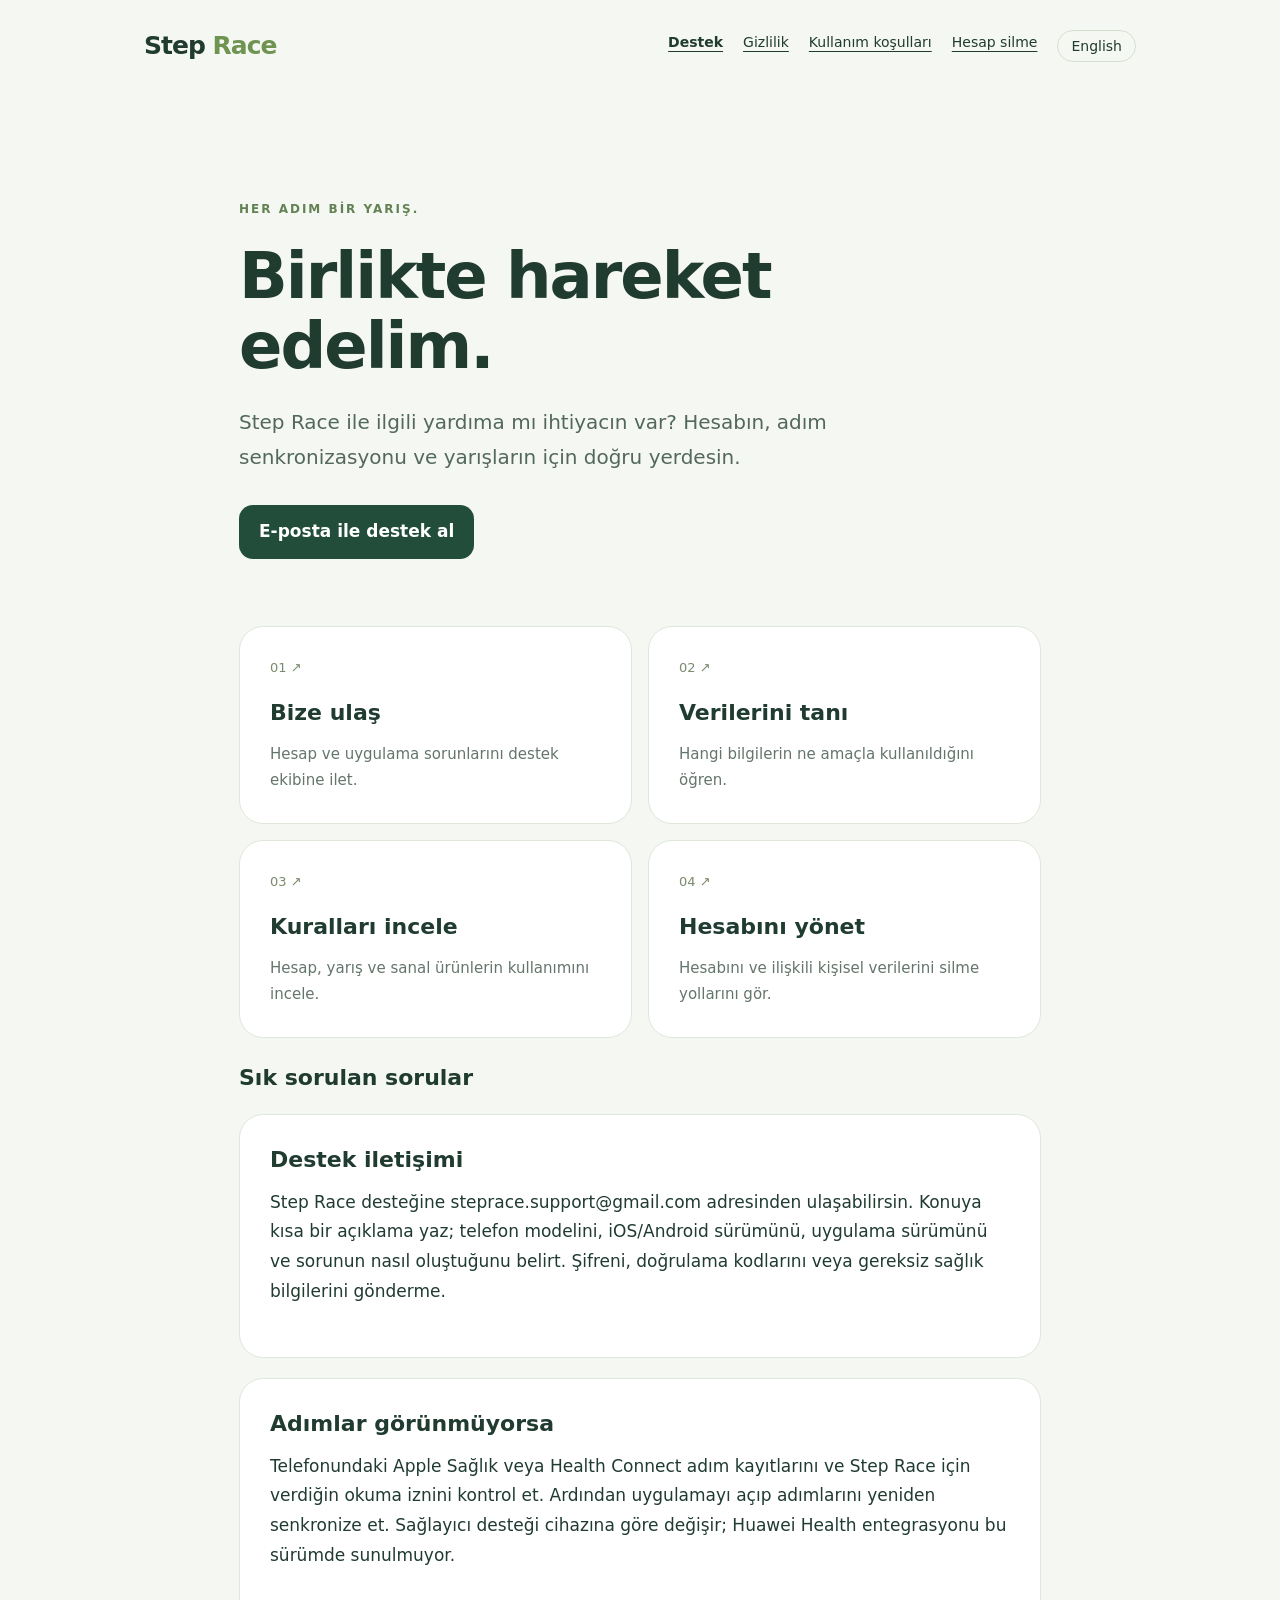
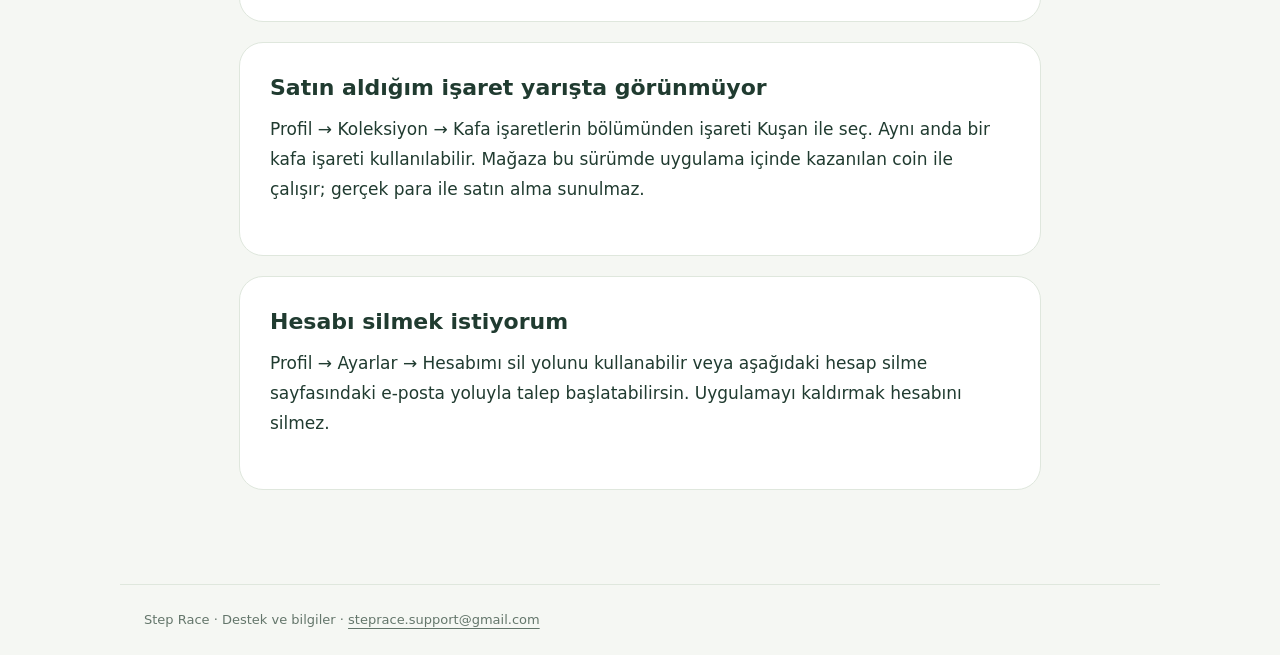
<file: index.html>
<!doctype html><html lang="tr"><head><meta charset="utf-8"><meta name="viewport" content="width=device-width,initial-scale=1"><meta http-equiv="refresh" content="0;url=tr/index.html"><title>Step Race · Destek / Support</title></head><body><a href="tr/index.html">Türkçe</a> · <a href="en/index.html">English</a></body></html>
</file>
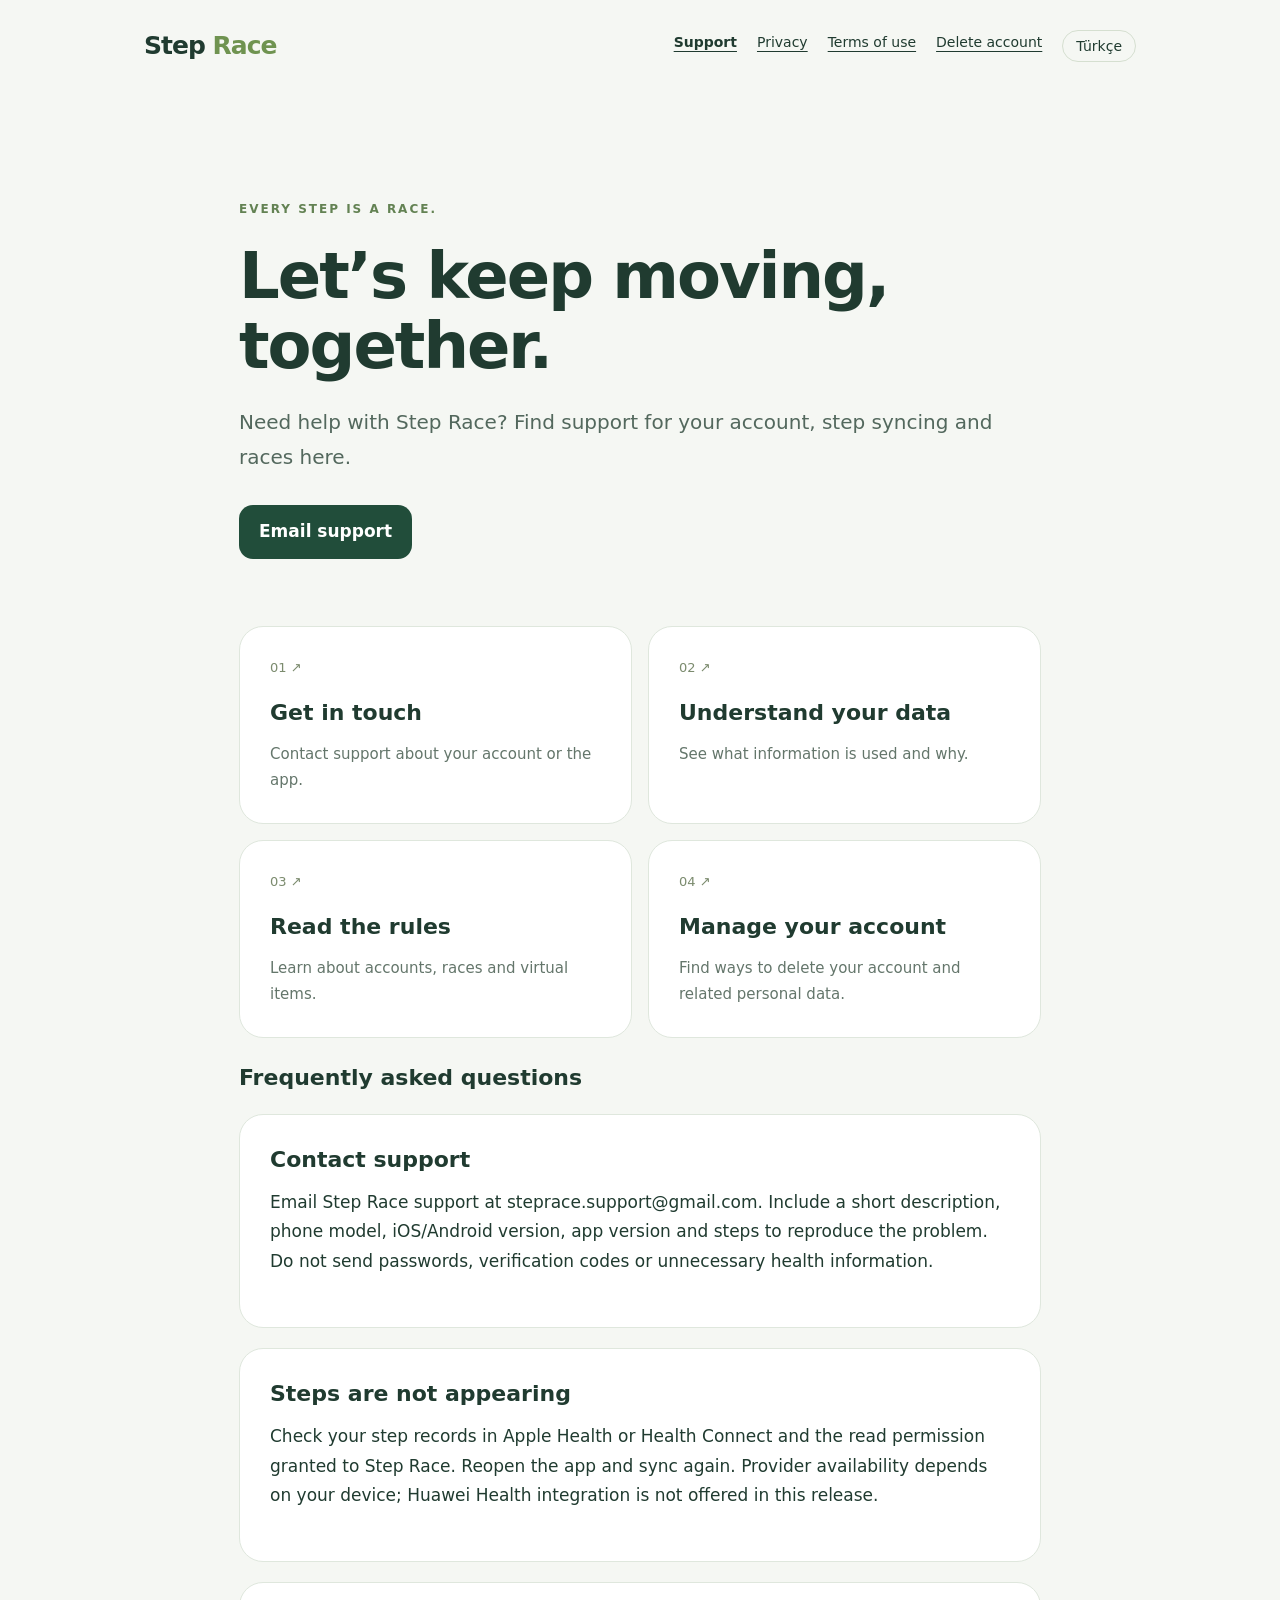
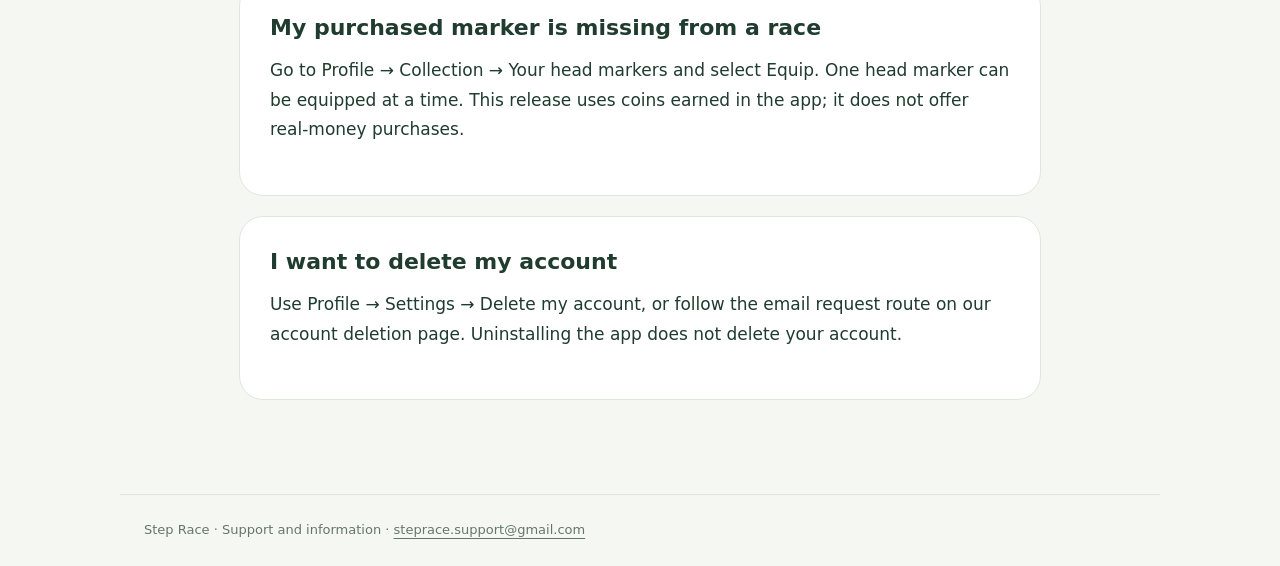
<file: en/index.html>
<!doctype html><html lang="en"><head><meta charset="utf-8"><meta name="viewport" content="width=device-width,initial-scale=1"><meta name="description" content="Step Race support, privacy, terms and account deletion / destek ve bilgiler"><title>Support · Step Race</title><link rel="stylesheet" href="../style.css"></head><body><header><a class="brand" href="index.html">Step <span>Race</span></a><nav aria-label="Menu"><a href="index.html" aria-current="page">Support</a><a href="privacy.html">Privacy</a><a href="terms.html">Terms of use</a><a href="delete-account.html">Delete account</a><a class="lang" href="../tr/index.html" lang="tr">Türkçe</a></nav></header><main class="doc"><section class="hero"><span class="eyebrow">EVERY STEP IS A RACE.</span><h1>Let’s keep moving, together.</h1><p class="intro">Need help with Step Race? Find support for your account, step syncing and races here.</p><a class="button" href="mailto:steprace.support@gmail.com">Email support</a></section><section class="cards"><a class="card" href="index.html"><span class="num">01 ↗</span><h2>Get in touch</h2><p>Contact support about your account or the app.</p></a><a class="card" href="privacy.html"><span class="num">02 ↗</span><h2>Understand your data</h2><p>See what information is used and why.</p></a><a class="card" href="terms.html"><span class="num">03 ↗</span><h2>Read the rules</h2><p>Learn about accounts, races and virtual items.</p></a><a class="card" href="delete-account.html"><span class="num">04 ↗</span><h2>Manage your account</h2><p>Find ways to delete your account and related personal data.</p></a></section><h2>Frequently asked questions</h2><article><h2>Contact support</h2><p>Email Step Race support at steprace.support@gmail.com. Include a short description, phone model, iOS/Android version, app version and steps to reproduce the problem. Do not send passwords, verification codes or unnecessary health information.</p></article><article><h2>Steps are not appearing</h2><p>Check your step records in Apple Health or Health Connect and the read permission granted to Step Race. Reopen the app and sync again. Provider availability depends on your device; Huawei Health integration is not offered in this release.</p></article><article><h2>My purchased marker is missing from a race</h2><p>Go to Profile → Collection → Your head markers and select Equip. One head marker can be equipped at a time. This release uses coins earned in the app; it does not offer real-money purchases.</p></article><article><h2>I want to delete my account</h2><p>Use Profile → Settings → Delete my account, or follow the email request route on our account deletion page. Uninstalling the app does not delete your account.</p></article></main><footer>Step Race · Support and information · <a href="mailto:steprace.support@gmail.com">steprace.support@gmail.com</a></footer></body></html>
</file>
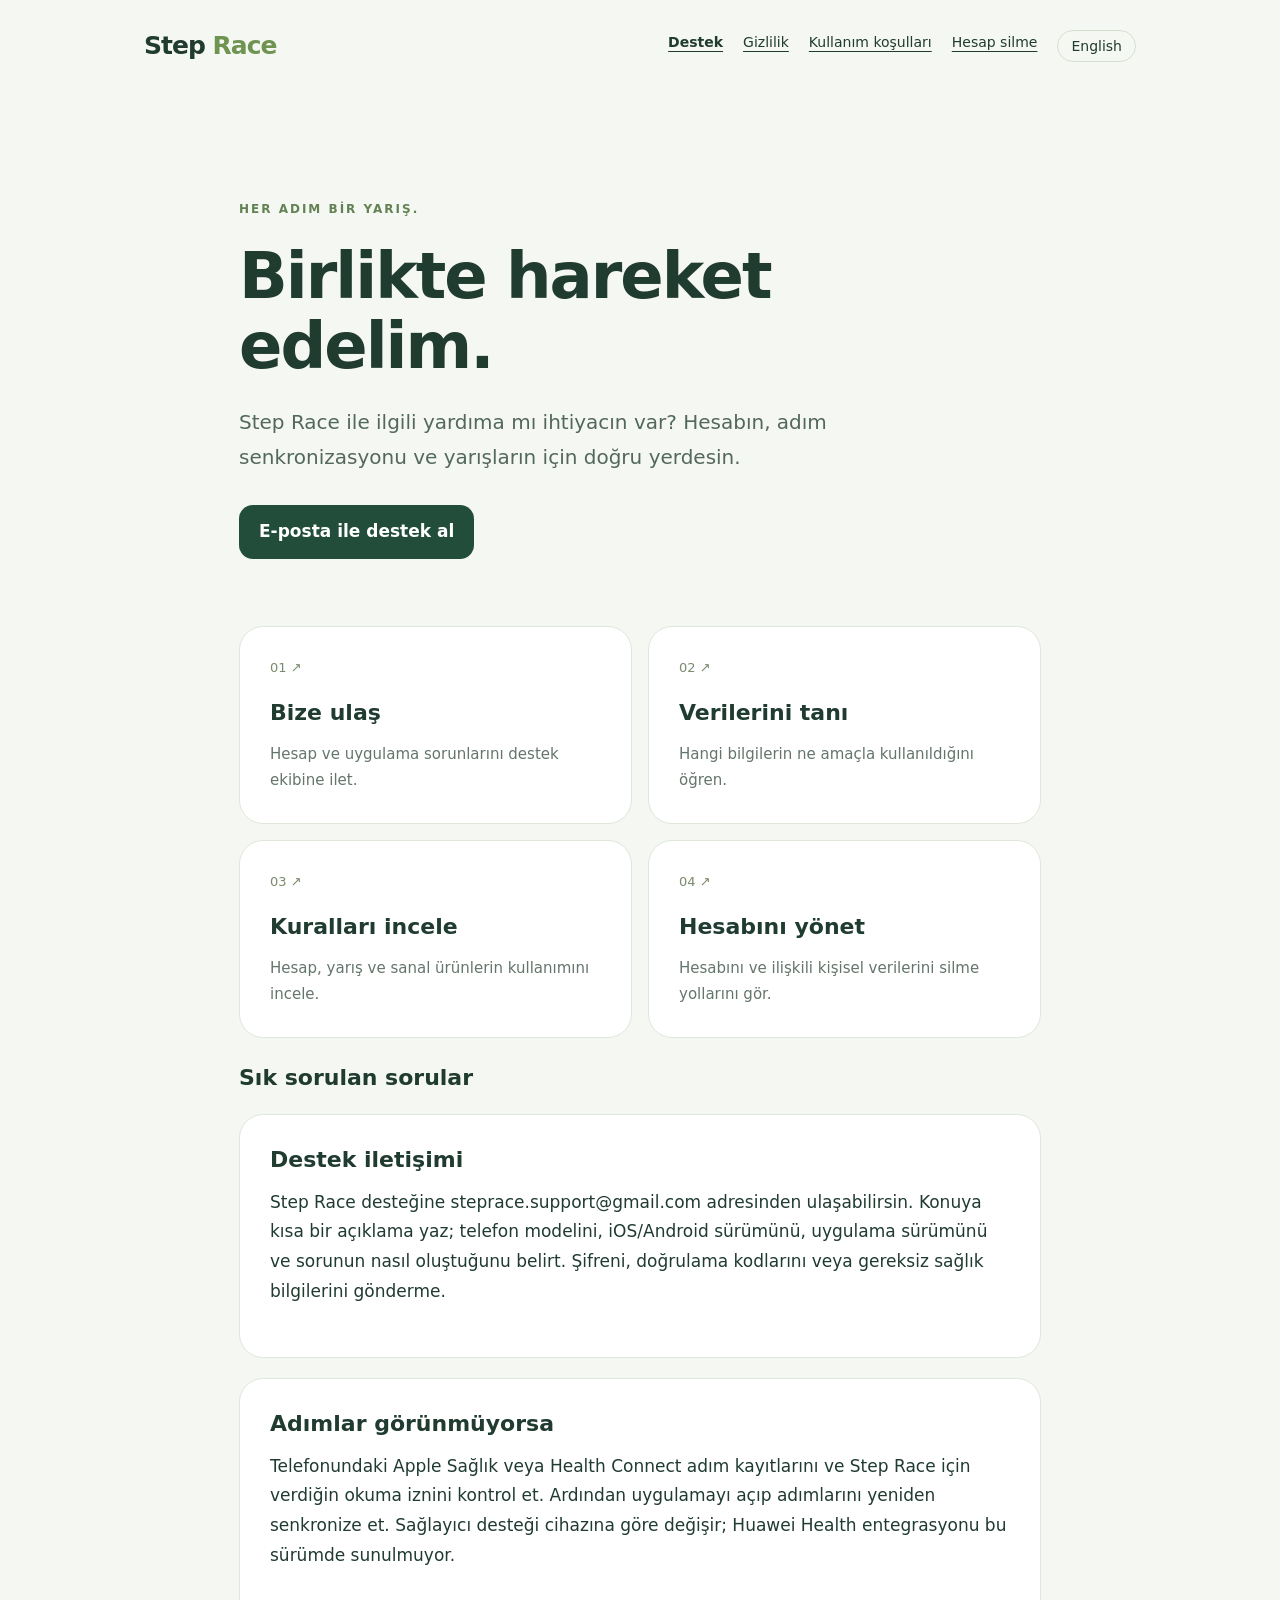
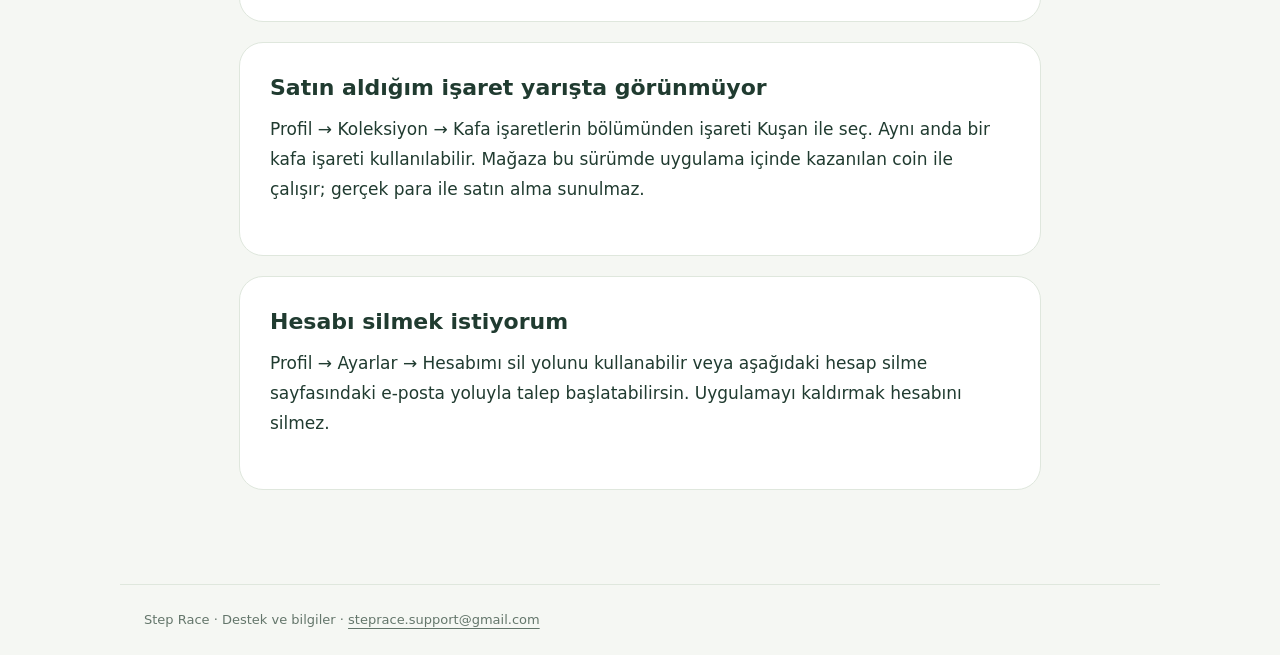
<file: tr/index.html>
<!doctype html><html lang="tr"><head><meta charset="utf-8"><meta name="viewport" content="width=device-width,initial-scale=1"><meta name="description" content="Step Race support, privacy, terms and account deletion / destek ve bilgiler"><title>Destek · Step Race</title><link rel="stylesheet" href="../style.css"></head><body><header><a class="brand" href="index.html">Step <span>Race</span></a><nav aria-label="Menu"><a href="index.html" aria-current="page">Destek</a><a href="privacy.html">Gizlilik</a><a href="terms.html">Kullanım koşulları</a><a href="delete-account.html">Hesap silme</a><a class="lang" href="../en/index.html" lang="en">English</a></nav></header><main class="doc"><section class="hero"><span class="eyebrow">HER ADIM BİR YARIŞ.</span><h1>Birlikte hareket edelim.</h1><p class="intro">Step Race ile ilgili yardıma mı ihtiyacın var? Hesabın, adım senkronizasyonu ve yarışların için doğru yerdesin.</p><a class="button" href="mailto:steprace.support@gmail.com">E-posta ile destek al</a></section><section class="cards"><a class="card" href="index.html"><span class="num">01 ↗</span><h2>Bize ulaş</h2><p>Hesap ve uygulama sorunlarını destek ekibine ilet.</p></a><a class="card" href="privacy.html"><span class="num">02 ↗</span><h2>Verilerini tanı</h2><p>Hangi bilgilerin ne amaçla kullanıldığını öğren.</p></a><a class="card" href="terms.html"><span class="num">03 ↗</span><h2>Kuralları incele</h2><p>Hesap, yarış ve sanal ürünlerin kullanımını incele.</p></a><a class="card" href="delete-account.html"><span class="num">04 ↗</span><h2>Hesabını yönet</h2><p>Hesabını ve ilişkili kişisel verilerini silme yollarını gör.</p></a></section><h2>Sık sorulan sorular</h2><article><h2>Destek iletişimi</h2><p>Step Race desteğine steprace.support@gmail.com adresinden ulaşabilirsin. Konuya kısa bir açıklama yaz; telefon modelini, iOS/Android sürümünü, uygulama sürümünü ve sorunun nasıl oluştuğunu belirt. Şifreni, doğrulama kodlarını veya gereksiz sağlık bilgilerini gönderme.</p></article><article><h2>Adımlar görünmüyorsa</h2><p>Telefonundaki Apple Sağlık veya Health Connect adım kayıtlarını ve Step Race için verdiğin okuma iznini kontrol et. Ardından uygulamayı açıp adımlarını yeniden senkronize et. Sağlayıcı desteği cihazına göre değişir; Huawei Health entegrasyonu bu sürümde sunulmuyor.</p></article><article><h2>Satın aldığım işaret yarışta görünmüyor</h2><p>Profil → Koleksiyon → Kafa işaretlerin bölümünden işareti Kuşan ile seç. Aynı anda bir kafa işareti kullanılabilir. Mağaza bu sürümde uygulama içinde kazanılan coin ile çalışır; gerçek para ile satın alma sunulmaz.</p></article><article><h2>Hesabı silmek istiyorum</h2><p>Profil → Ayarlar → Hesabımı sil yolunu kullanabilir veya aşağıdaki hesap silme sayfasındaki e-posta yoluyla talep başlatabilirsin. Uygulamayı kaldırmak hesabını silmez.</p></article></main><footer>Step Race · Destek ve bilgiler · <a href="mailto:steprace.support@gmail.com">steprace.support@gmail.com</a></footer></body></html>
</file>
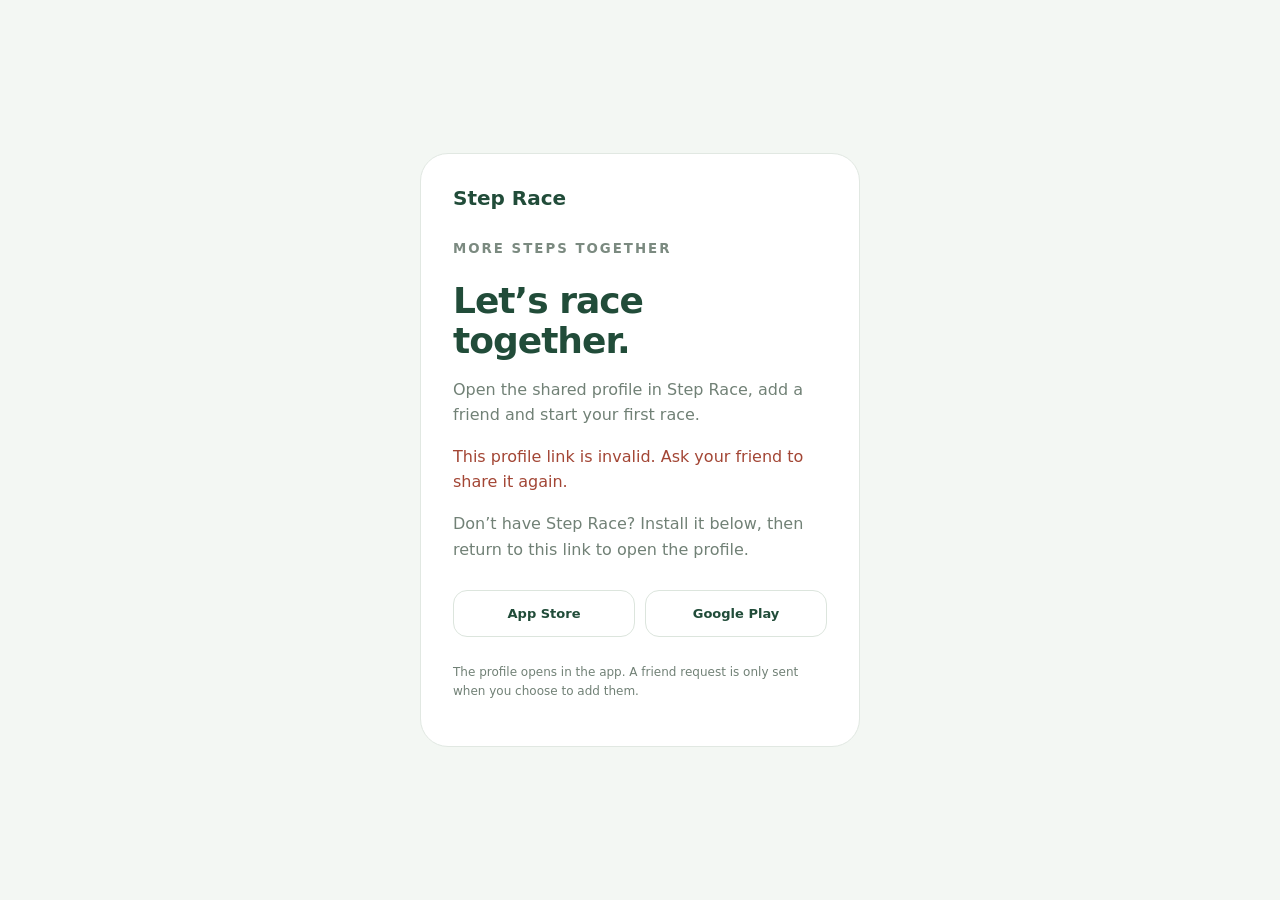
<file: profile.html>
<!doctype html>
<html lang="tr">
<head>
  <meta charset="utf-8">
  <meta name="viewport" content="width=device-width,initial-scale=1">
  <meta name="referrer" content="no-referrer">
  <meta name="description" content="Step Race’te birlikte hareket et. Paylaşılan profili aç ve arkadaş ekle.">
  <title>Birlikte yarışalım · Step Race</title>
  <style>
    *{box-sizing:border-box}body{margin:0;min-height:100vh;display:grid;place-items:center;padding:24px;background:#f3f7f3;color:#214c39;font-family:system-ui,-apple-system,sans-serif}main{max-width:440px;width:100%;background:white;padding:32px;border:1px solid #e1e8e2;border-radius:28px}small{font-weight:800;letter-spacing:2px;color:#7b8a80}h1{font-size:36px;line-height:1.1;letter-spacing:-1px;margin:24px 0 16px}p{line-height:1.6;color:#718176}a{display:block;text-align:center;text-decoration:none;border-radius:14px;padding:15px;color:#214c39;border:1px solid #dce5dd;margin-top:12px;font-weight:700}.primary{background:#214c39;color:white;border-color:#214c39}.stores{display:flex;gap:10px}.stores a{flex:1;font-size:13px}.foot{font-size:12px;margin-top:26px}.brand{font-size:20px;font-weight:800;margin-bottom:28px}.error{color:#a34635}[hidden]{display:none!important}
  </style>
</head>
<body>
<main>
  <div class="brand">Step Race</div>
  <small id="eyebrow">BİRLİKTE DAHA FAZLA ADIM</small>
  <h1 id="title">Birlikte yarışalım.</h1>
  <p id="description">Paylaşılan profili Step Race’te aç, arkadaş olarak ekle ve ilk yarışını başlat.</p>
  <a id="open" class="primary" hidden>Profili uygulamada aç ↗</a>
  <p id="error" class="error" hidden>Bu profil bağlantısı geçerli değil. Arkadaşından bağlantıyı yeniden paylaşmasını iste.</p>
  <p id="install">Step Race yüklü değilse aşağıdan indir. Ardından bu bağlantıya geri dönüp profili aç.</p>
  <div class="stores">
    <a href="https://apps.apple.com/app/id6818082839">App Store</a>
    <a href="https://play.google.com/store/apps/details?id=com.steprace.app">Google Play</a>
  </div>
  <p class="foot" id="privacy">Profil uygulamada açılır. Arkadaşlık isteği sen onaylamadan gönderilmez.</p>
</main>
<script>
  const english = !navigator.language.toLowerCase().startsWith('tr');
  if (english) {
    document.documentElement.lang = 'en'; document.title = 'Race together · Step Race';
    const copy = {eyebrow: 'MORE STEPS TOGETHER', title: 'Let’s race together.',
      description: 'Open the shared profile in Step Race, add a friend and start your first race.',
      open: 'Open profile in the app ↗', error: 'This profile link is invalid. Ask your friend to share it again.',
      install: 'Don’t have Step Race? Install it below, then return to this link to open the profile.',
      privacy: 'The profile opens in the app. A friend request is only sent when you choose to add them.'};
    for (const [key, value] of Object.entries(copy)) document.getElementById(key).textContent = value;
  }
  const id = new URLSearchParams(location.search).get('id');
  if (id && /^[a-f0-9]{24}$/i.test(id)) {
    const open = document.getElementById('open'); open.href = 'steprace://profile/' + id; open.hidden = false;
  } else document.getElementById('error').hidden = false;
</script>
</body>
</html>
</file>
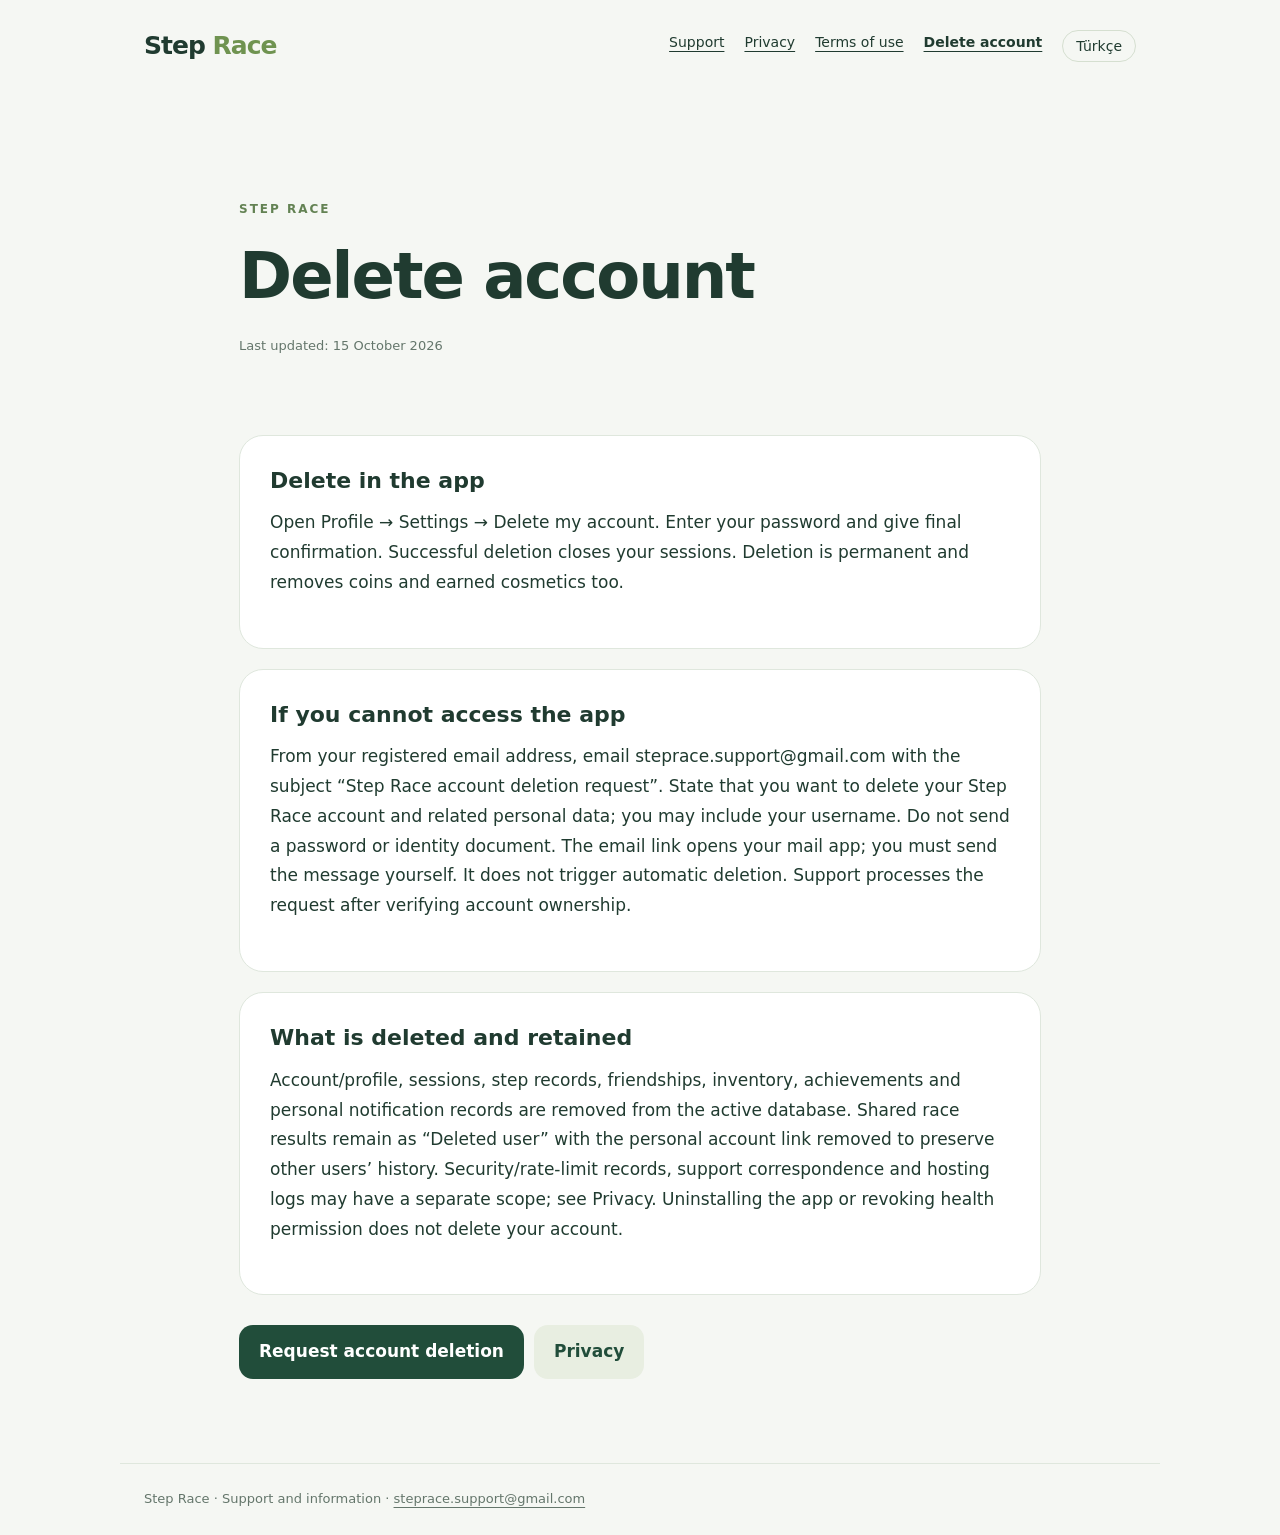
<file: en/delete-account.html>
<!doctype html><html lang="en"><head><meta charset="utf-8"><meta name="viewport" content="width=device-width,initial-scale=1"><meta name="description" content="Step Race support, privacy, terms and account deletion / destek ve bilgiler"><title>Delete account · Step Race</title><link rel="stylesheet" href="../style.css"></head><body><header><a class="brand" href="index.html">Step <span>Race</span></a><nav aria-label="Menu"><a href="index.html">Support</a><a href="privacy.html">Privacy</a><a href="terms.html">Terms of use</a><a href="delete-account.html" aria-current="page">Delete account</a><a class="lang" href="../tr/delete-account.html" lang="tr">Türkçe</a></nav></header><main class="doc"><section class="hero"><span class="eyebrow">STEP RACE</span><h1>Delete account</h1><p class="meta">Last updated: 15 October 2026</p></section><article><h2>Delete in the app</h2><p>Open Profile → Settings → Delete my account. Enter your password and give final confirmation. Successful deletion closes your sessions. Deletion is permanent and removes coins and earned cosmetics too.</p></article><article><h2>If you cannot access the app</h2><p>From your registered email address, email steprace.support@gmail.com with the subject “Step Race account deletion request”. State that you want to delete your Step Race account and related personal data; you may include your username. Do not send a password or identity document. The email link opens your mail app; you must send the message yourself. It does not trigger automatic deletion. Support processes the request after verifying account ownership.</p></article><article><h2>What is deleted and retained</h2><p>Account/profile, sessions, step records, friendships, inventory, achievements and personal notification records are removed from the active database. Shared race results remain as “Deleted user” with the personal account link removed to preserve other users’ history. Security/rate-limit records, support correspondence and hosting logs may have a separate scope; see Privacy. Uninstalling the app or revoking health permission does not delete your account.</p></article><a class="button" href="mailto:steprace.support@gmail.com?subject=Step%20Race%20account%20deletion%20request">Request account deletion</a><a class="button secondary" href="privacy.html">Privacy</a></main><footer>Step Race · Support and information · <a href="mailto:steprace.support@gmail.com">steprace.support@gmail.com</a></footer></body></html>
</file>
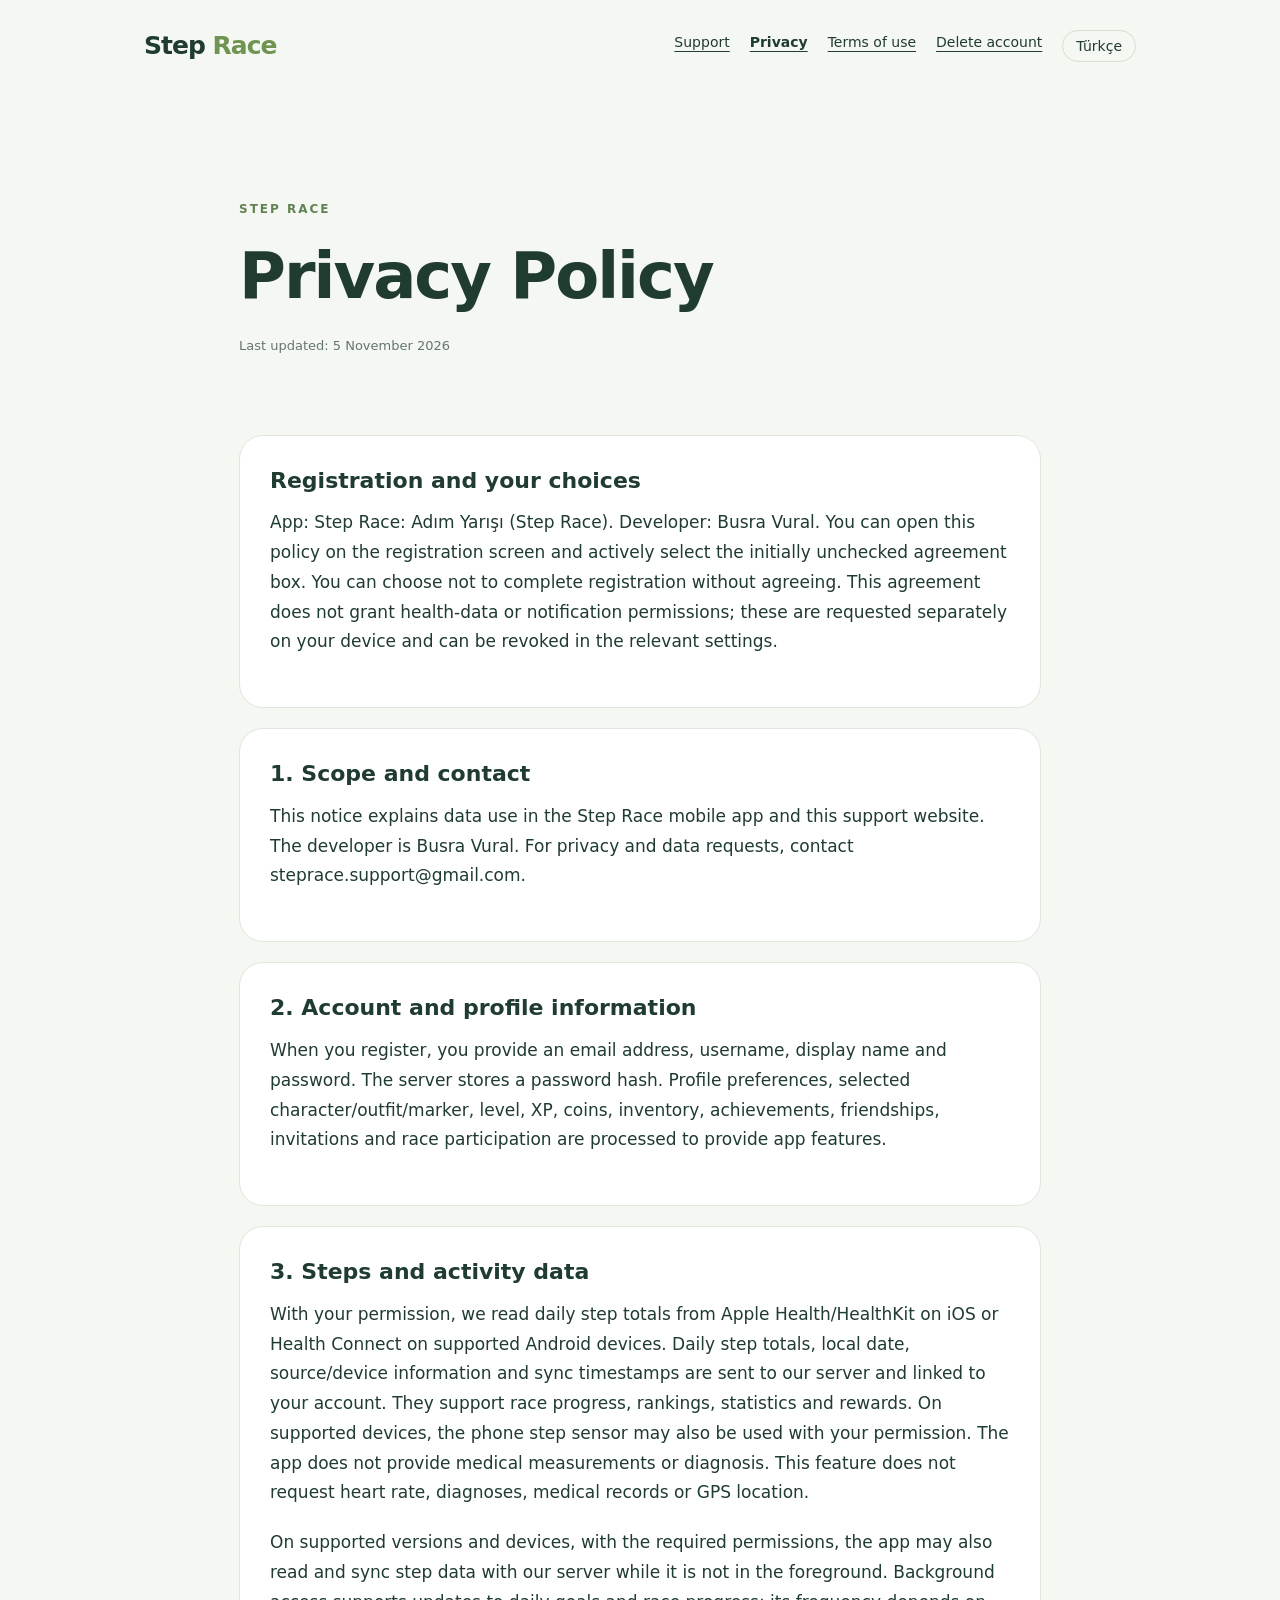
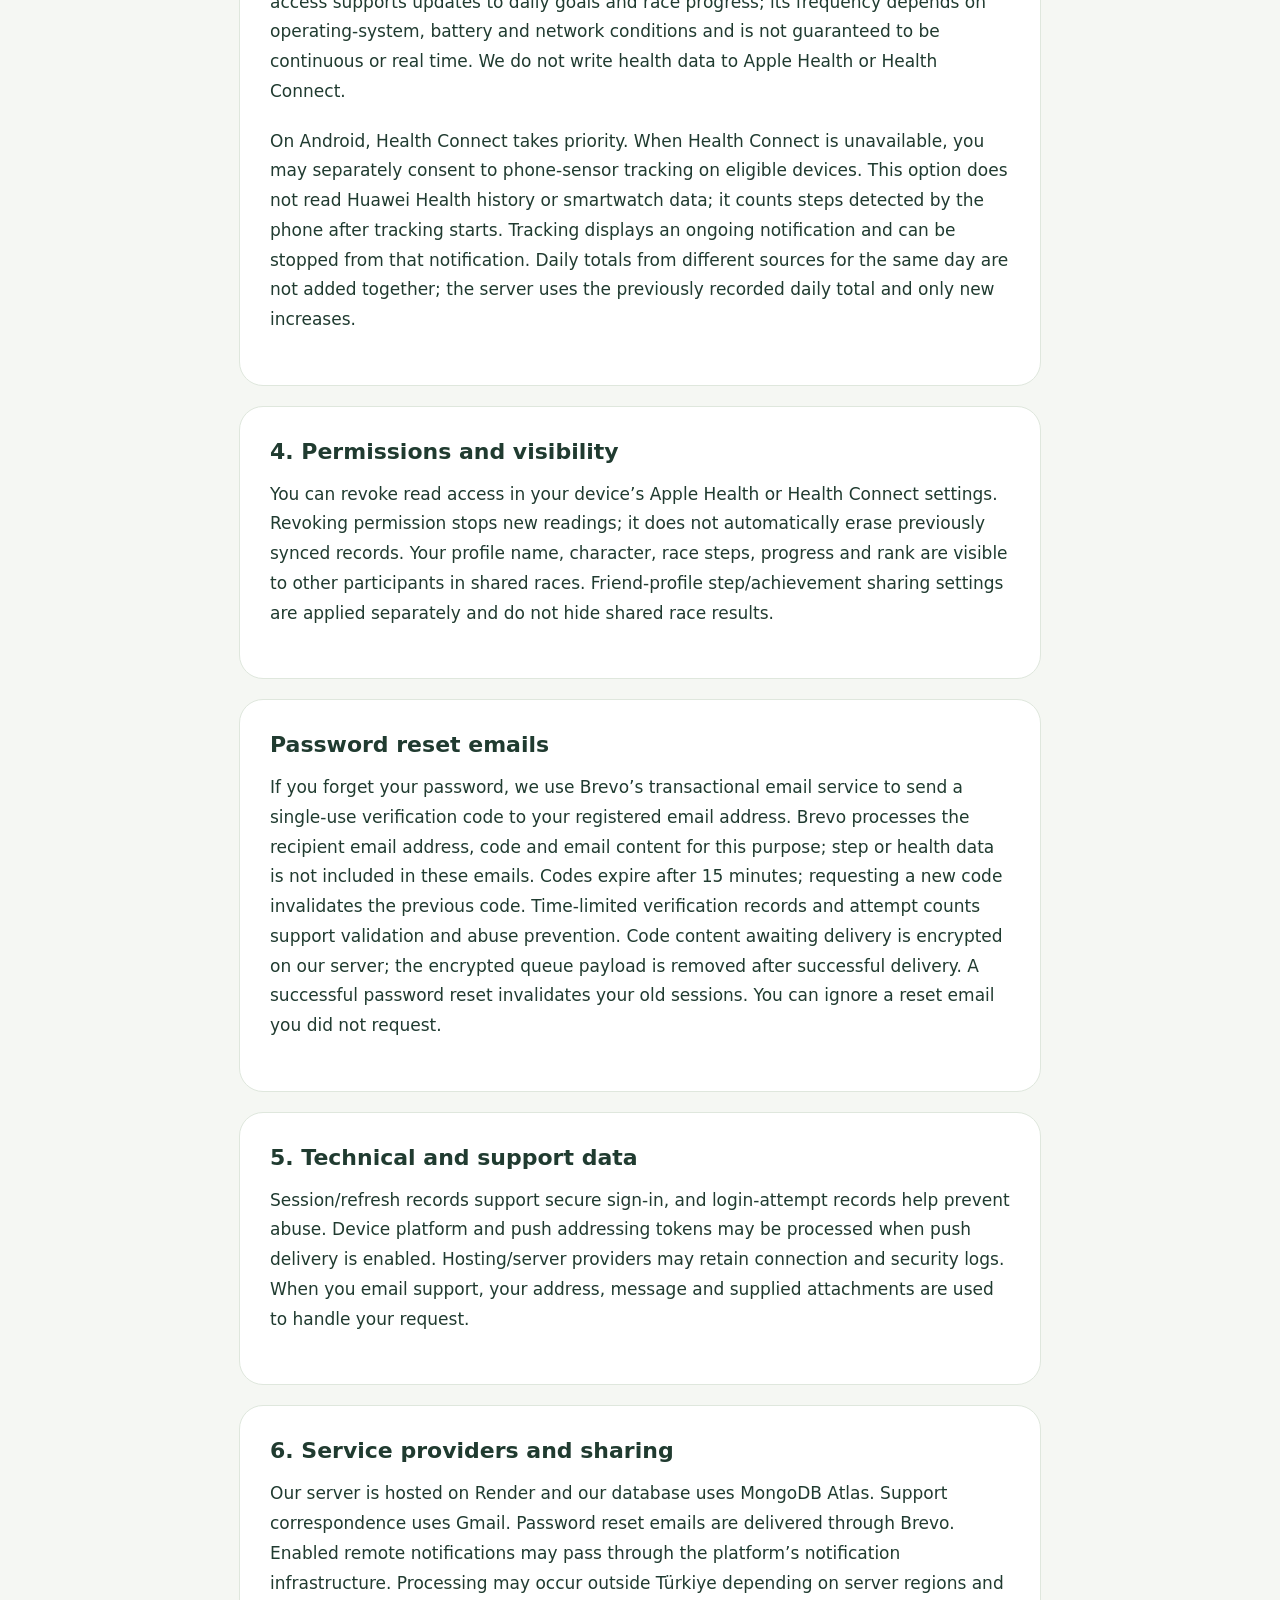
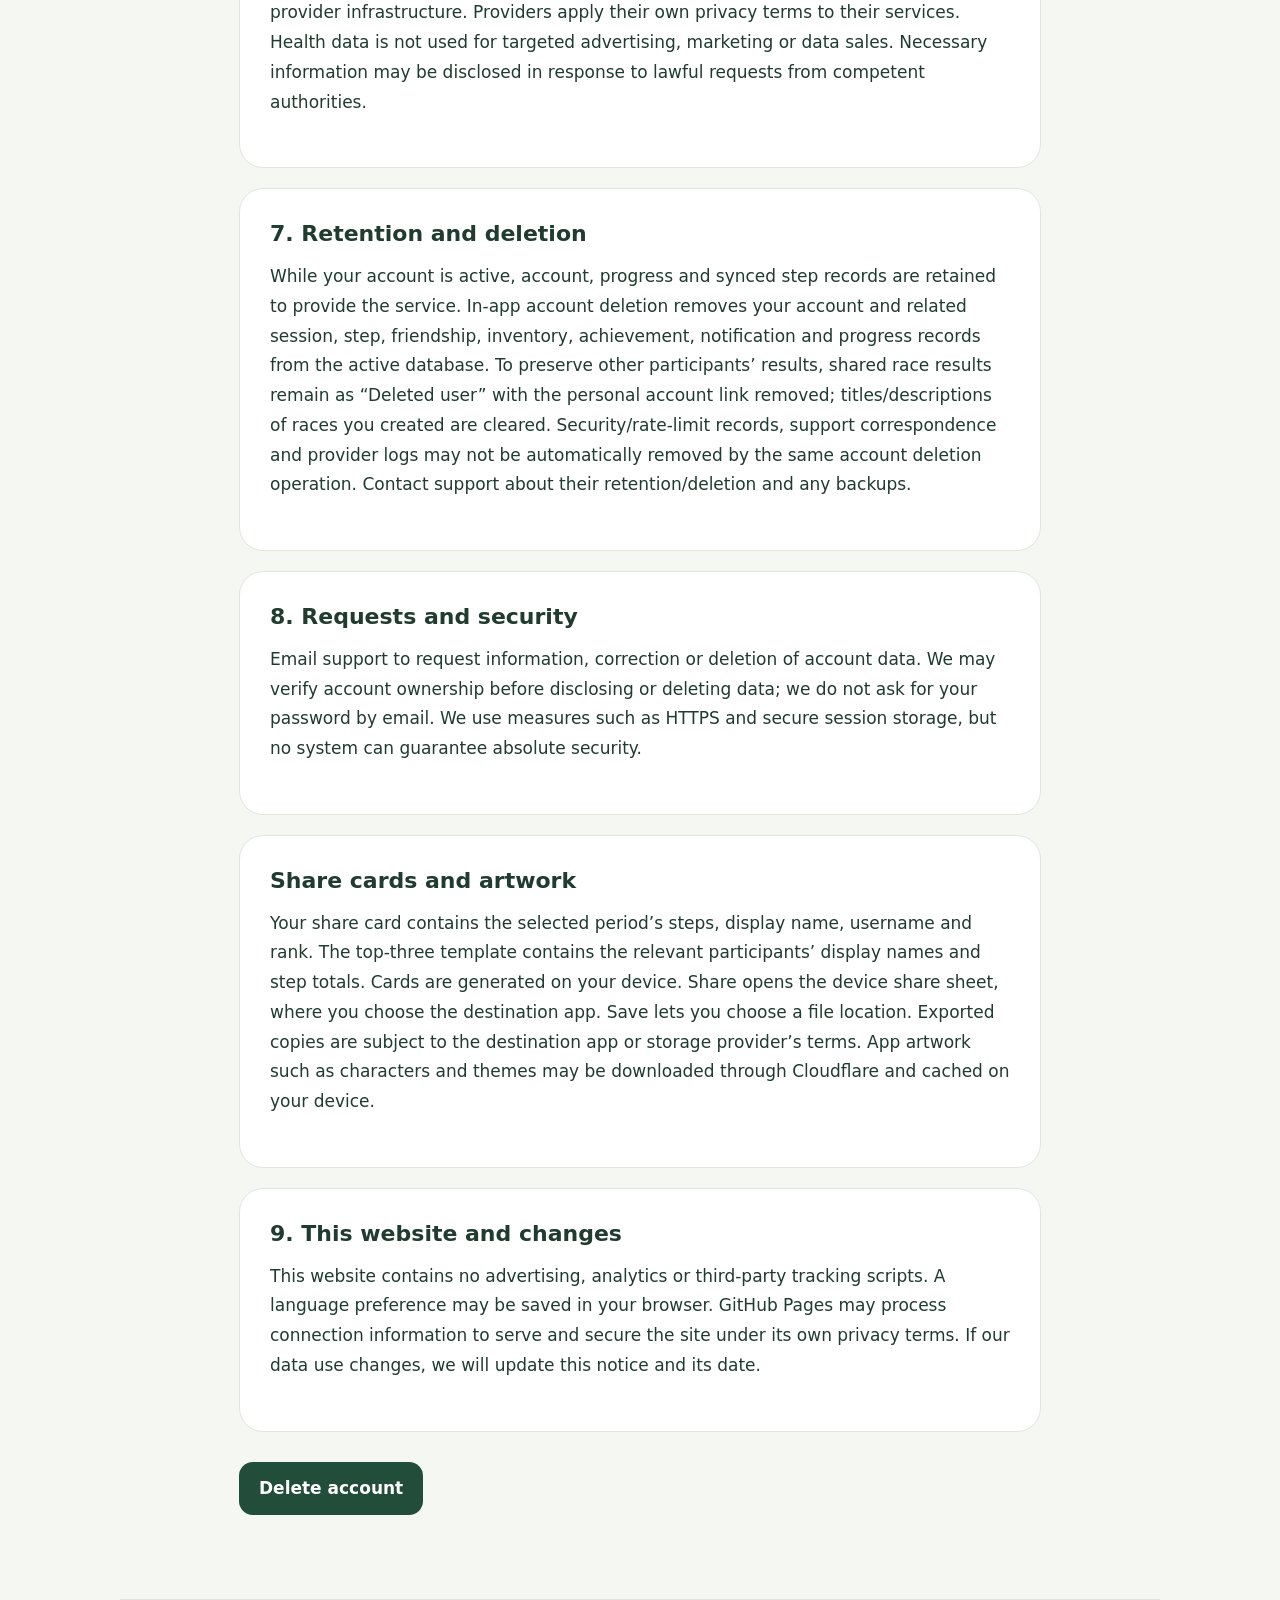
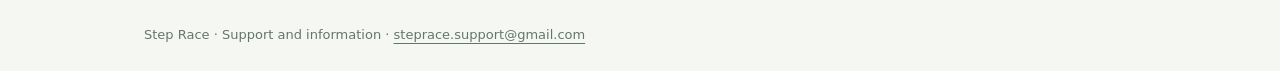
<file: en/privacy.html>
<!doctype html><html lang="en"><head><meta charset="utf-8"><meta name="viewport" content="width=device-width,initial-scale=1"><meta name="description" content="Step Race support, privacy, terms and account deletion / destek ve bilgiler"><title>Privacy · Step Race</title><link rel="stylesheet" href="../style.css"></head><body><header><a class="brand" href="index.html">Step <span>Race</span></a><nav aria-label="Menu"><a href="index.html">Support</a><a href="privacy.html" aria-current="page">Privacy</a><a href="terms.html">Terms of use</a><a href="delete-account.html">Delete account</a><a class="lang" href="../tr/privacy.html" lang="tr">Türkçe</a></nav></header><main class="doc"><section class="hero"><span class="eyebrow">STEP RACE</span><h1>Privacy Policy</h1><p class="meta">Last updated: 5 November 2026</p></section><article><h2>Registration and your choices</h2><p>App: Step Race: Adım Yarışı (Step Race). Developer: Busra Vural. You can open this policy on the registration screen and actively select the initially unchecked agreement box. You can choose not to complete registration without agreeing. This agreement does not grant health-data or notification permissions; these are requested separately on your device and can be revoked in the relevant settings.</p></article><article><h2>1. Scope and contact</h2><p>This notice explains data use in the Step Race mobile app and this support website. The developer is Busra Vural. For privacy and data requests, contact steprace.support@gmail.com.</p></article><article><h2>2. Account and profile information</h2><p>When you register, you provide an email address, username, display name and password. The server stores a password hash. Profile preferences, selected character/outfit/marker, level, XP, coins, inventory, achievements, friendships, invitations and race participation are processed to provide app features.</p></article><article><h2>3. Steps and activity data</h2><p>With your permission, we read daily step totals from Apple Health/HealthKit on iOS or Health Connect on supported Android devices. Daily step totals, local date, source/device information and sync timestamps are sent to our server and linked to your account. They support race progress, rankings, statistics and rewards. On supported devices, the phone step sensor may also be used with your permission. The app does not provide medical measurements or diagnosis. This feature does not request heart rate, diagnoses, medical records or GPS location.</p><p>On supported versions and devices, with the required permissions, the app may also read and sync step data with our server while it is not in the foreground. Background access supports updates to daily goals and race progress; its frequency depends on operating-system, battery and network conditions and is not guaranteed to be continuous or real time. We do not write health data to Apple Health or Health Connect.</p><p>On Android, Health Connect takes priority. When Health Connect is unavailable, you may separately consent to phone-sensor tracking on eligible devices. This option does not read Huawei Health history or smartwatch data; it counts steps detected by the phone after tracking starts. Tracking displays an ongoing notification and can be stopped from that notification. Daily totals from different sources for the same day are not added together; the server uses the previously recorded daily total and only new increases.</p></article><article><h2>4. Permissions and visibility</h2><p>You can revoke read access in your device’s Apple Health or Health Connect settings. Revoking permission stops new readings; it does not automatically erase previously synced records. Your profile name, character, race steps, progress and rank are visible to other participants in shared races. Friend-profile step/achievement sharing settings are applied separately and do not hide shared race results.</p></article><article><h2>Password reset emails</h2><p>If you forget your password, we use Brevo’s transactional email service to send a single-use verification code to your registered email address. Brevo processes the recipient email address, code and email content for this purpose; step or health data is not included in these emails. Codes expire after 15 minutes; requesting a new code invalidates the previous code. Time-limited verification records and attempt counts support validation and abuse prevention. Code content awaiting delivery is encrypted on our server; the encrypted queue payload is removed after successful delivery. A successful password reset invalidates your old sessions. You can ignore a reset email you did not request.</p></article><article><h2>5. Technical and support data</h2><p>Session/refresh records support secure sign-in, and login-attempt records help prevent abuse. Device platform and push addressing tokens may be processed when push delivery is enabled. Hosting/server providers may retain connection and security logs. When you email support, your address, message and supplied attachments are used to handle your request.</p></article><article><h2>6. Service providers and sharing</h2><p>Our server is hosted on Render and our database uses MongoDB Atlas. Support correspondence uses Gmail. Password reset emails are delivered through Brevo. Enabled remote notifications may pass through the platform’s notification infrastructure. Processing may occur outside Türkiye depending on server regions and provider infrastructure. Providers apply their own privacy terms to their services. Health data is not used for targeted advertising, marketing or data sales. Necessary information may be disclosed in response to lawful requests from competent authorities.</p></article><article><h2>7. Retention and deletion</h2><p>While your account is active, account, progress and synced step records are retained to provide the service. In-app account deletion removes your account and related session, step, friendship, inventory, achievement, notification and progress records from the active database. To preserve other participants’ results, shared race results remain as “Deleted user” with the personal account link removed; titles/descriptions of races you created are cleared. Security/rate-limit records, support correspondence and provider logs may not be automatically removed by the same account deletion operation. Contact support about their retention/deletion and any backups.</p></article><article><h2>8. Requests and security</h2><p>Email support to request information, correction or deletion of account data. We may verify account ownership before disclosing or deleting data; we do not ask for your password by email. We use measures such as HTTPS and secure session storage, but no system can guarantee absolute security.</p></article><article><h2>Share cards and artwork</h2><p>Your share card contains the selected period’s steps, display name, username and rank. The top-three template contains the relevant participants’ display names and step totals. Cards are generated on your device. Share opens the device share sheet, where you choose the destination app. Save lets you choose a file location. Exported copies are subject to the destination app or storage provider’s terms. App artwork such as characters and themes may be downloaded through Cloudflare and cached on your device.</p></article><article><h2>9. This website and changes</h2><p>This website contains no advertising, analytics or third-party tracking scripts. A language preference may be saved in your browser. GitHub Pages may process connection information to serve and secure the site under its own privacy terms. If our data use changes, we will update this notice and its date.</p></article><a class="button" href="delete-account.html">Delete account</a></main><footer>Step Race · Support and information · <a href="mailto:steprace.support@gmail.com">steprace.support@gmail.com</a></footer></body></html>
</file>
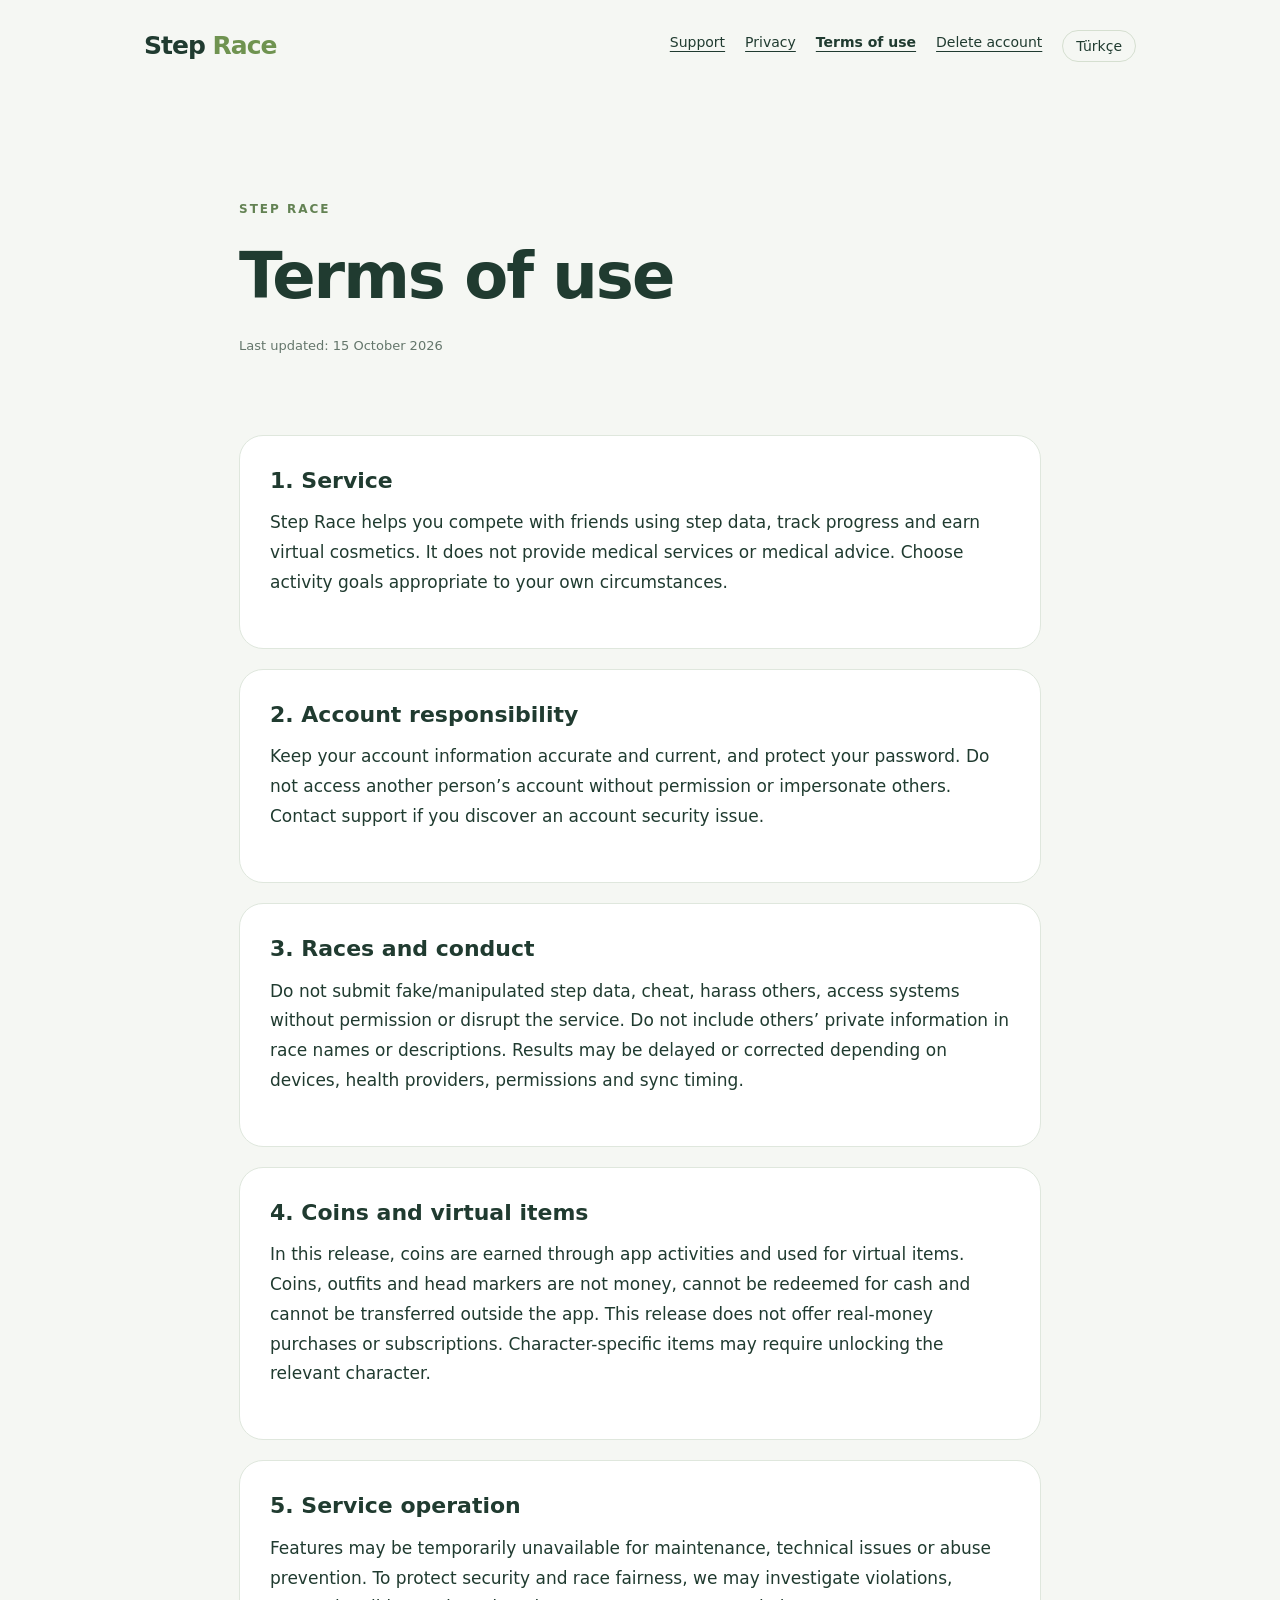
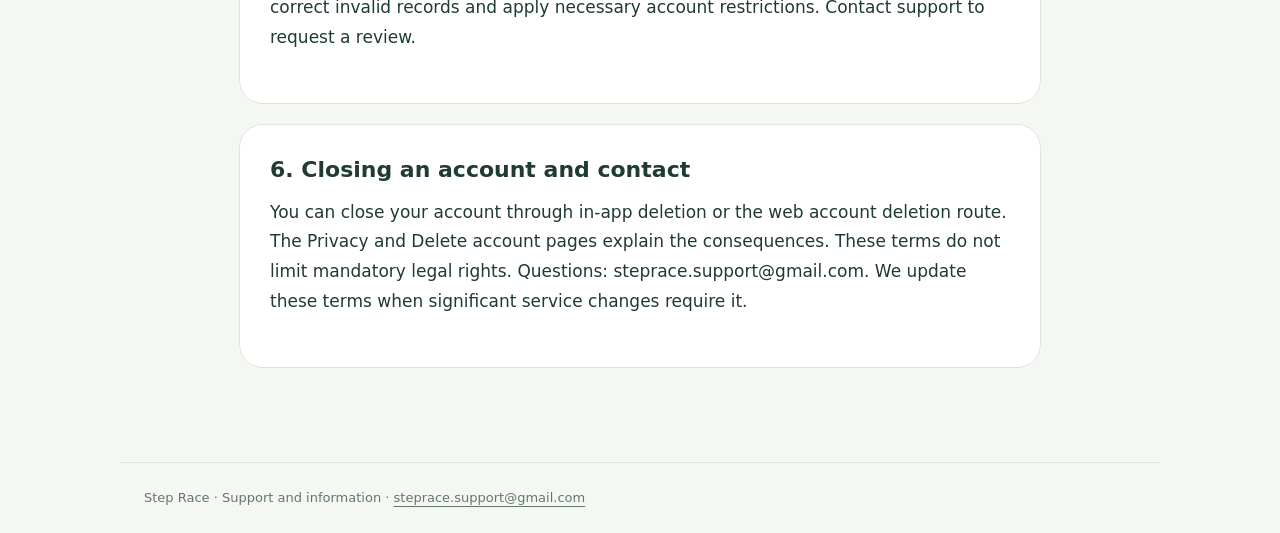
<file: en/terms.html>
<!doctype html><html lang="en"><head><meta charset="utf-8"><meta name="viewport" content="width=device-width,initial-scale=1"><meta name="description" content="Step Race support, privacy, terms and account deletion / destek ve bilgiler"><title>Terms of use · Step Race</title><link rel="stylesheet" href="../style.css"></head><body><header><a class="brand" href="index.html">Step <span>Race</span></a><nav aria-label="Menu"><a href="index.html">Support</a><a href="privacy.html">Privacy</a><a href="terms.html" aria-current="page">Terms of use</a><a href="delete-account.html">Delete account</a><a class="lang" href="../tr/terms.html" lang="tr">Türkçe</a></nav></header><main class="doc"><section class="hero"><span class="eyebrow">STEP RACE</span><h1>Terms of use</h1><p class="meta">Last updated: 15 October 2026</p></section><article><h2>1. Service</h2><p>Step Race helps you compete with friends using step data, track progress and earn virtual cosmetics. It does not provide medical services or medical advice. Choose activity goals appropriate to your own circumstances.</p></article><article><h2>2. Account responsibility</h2><p>Keep your account information accurate and current, and protect your password. Do not access another person’s account without permission or impersonate others. Contact support if you discover an account security issue.</p></article><article><h2>3. Races and conduct</h2><p>Do not submit fake/manipulated step data, cheat, harass others, access systems without permission or disrupt the service. Do not include others’ private information in race names or descriptions. Results may be delayed or corrected depending on devices, health providers, permissions and sync timing.</p></article><article><h2>4. Coins and virtual items</h2><p>In this release, coins are earned through app activities and used for virtual items. Coins, outfits and head markers are not money, cannot be redeemed for cash and cannot be transferred outside the app. This release does not offer real-money purchases or subscriptions. Character-specific items may require unlocking the relevant character.</p></article><article><h2>5. Service operation</h2><p>Features may be temporarily unavailable for maintenance, technical issues or abuse prevention. To protect security and race fairness, we may investigate violations, correct invalid records and apply necessary account restrictions. Contact support to request a review. </p></article><article><h2>6. Closing an account and contact</h2><p>You can close your account through in-app deletion or the web account deletion route. The Privacy and Delete account pages explain the consequences. These terms do not limit mandatory legal rights. Questions: steprace.support@gmail.com. We update these terms when significant service changes require it.</p></article></main><footer>Step Race · Support and information · <a href="mailto:steprace.support@gmail.com">steprace.support@gmail.com</a></footer></body></html>
</file>
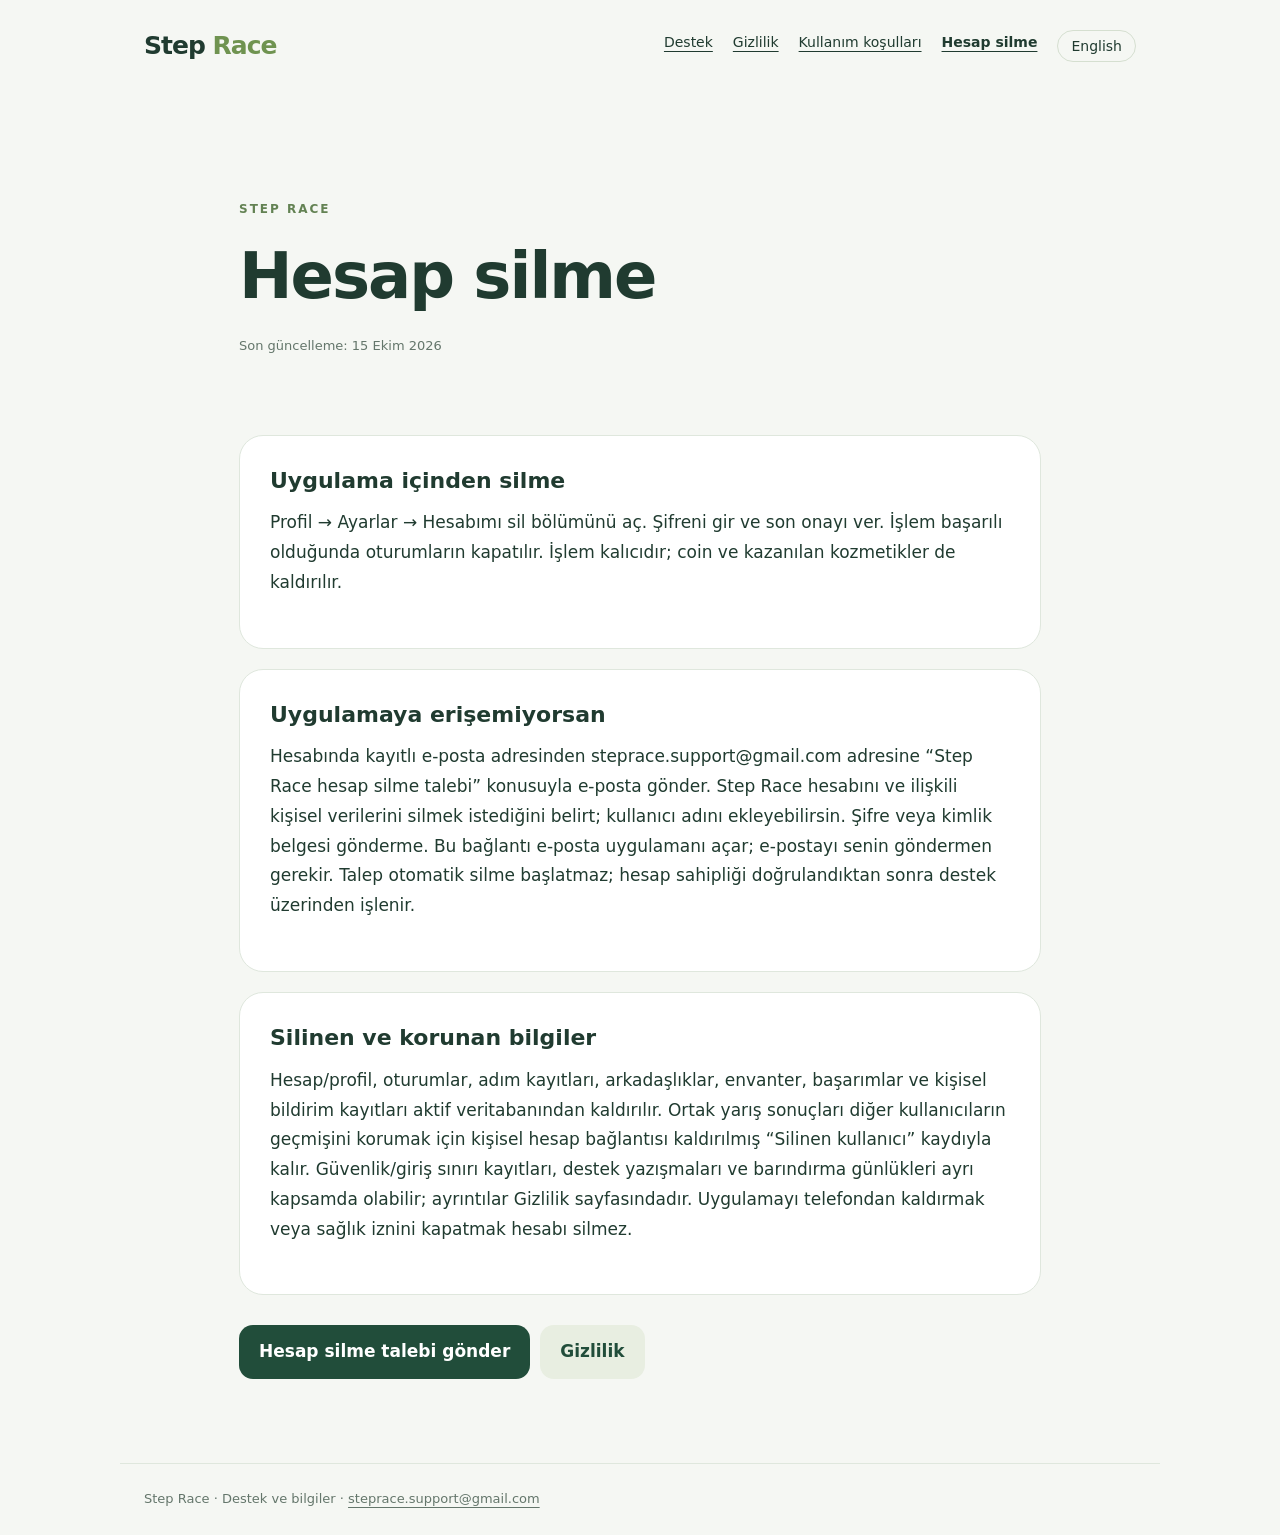
<file: tr/delete-account.html>
<!doctype html><html lang="tr"><head><meta charset="utf-8"><meta name="viewport" content="width=device-width,initial-scale=1"><meta name="description" content="Step Race support, privacy, terms and account deletion / destek ve bilgiler"><title>Hesap silme · Step Race</title><link rel="stylesheet" href="../style.css"></head><body><header><a class="brand" href="index.html">Step <span>Race</span></a><nav aria-label="Menu"><a href="index.html">Destek</a><a href="privacy.html">Gizlilik</a><a href="terms.html">Kullanım koşulları</a><a href="delete-account.html" aria-current="page">Hesap silme</a><a class="lang" href="../en/delete-account.html" lang="en">English</a></nav></header><main class="doc"><section class="hero"><span class="eyebrow">STEP RACE</span><h1>Hesap silme</h1><p class="meta">Son güncelleme: 15 Ekim 2026</p></section><article><h2>Uygulama içinden silme</h2><p>Profil → Ayarlar → Hesabımı sil bölümünü aç. Şifreni gir ve son onayı ver. İşlem başarılı olduğunda oturumların kapatılır. İşlem kalıcıdır; coin ve kazanılan kozmetikler de kaldırılır.</p></article><article><h2>Uygulamaya erişemiyorsan</h2><p>Hesabında kayıtlı e-posta adresinden steprace.support@gmail.com adresine “Step Race hesap silme talebi” konusuyla e-posta gönder. Step Race hesabını ve ilişkili kişisel verilerini silmek istediğini belirt; kullanıcı adını ekleyebilirsin. Şifre veya kimlik belgesi gönderme. Bu bağlantı e-posta uygulamanı açar; e-postayı senin göndermen gerekir. Talep otomatik silme başlatmaz; hesap sahipliği doğrulandıktan sonra destek üzerinden işlenir.</p></article><article><h2>Silinen ve korunan bilgiler</h2><p>Hesap/profil, oturumlar, adım kayıtları, arkadaşlıklar, envanter, başarımlar ve kişisel bildirim kayıtları aktif veritabanından kaldırılır. Ortak yarış sonuçları diğer kullanıcıların geçmişini korumak için kişisel hesap bağlantısı kaldırılmış “Silinen kullanıcı” kaydıyla kalır. Güvenlik/giriş sınırı kayıtları, destek yazışmaları ve barındırma günlükleri ayrı kapsamda olabilir; ayrıntılar Gizlilik sayfasındadır. Uygulamayı telefondan kaldırmak veya sağlık iznini kapatmak hesabı silmez.</p></article><a class="button" href="mailto:steprace.support@gmail.com?subject=Step%20Race%20account%20deletion%20request">Hesap silme talebi gönder</a><a class="button secondary" href="privacy.html">Gizlilik</a></main><footer>Step Race · Destek ve bilgiler · <a href="mailto:steprace.support@gmail.com">steprace.support@gmail.com</a></footer></body></html>
</file>
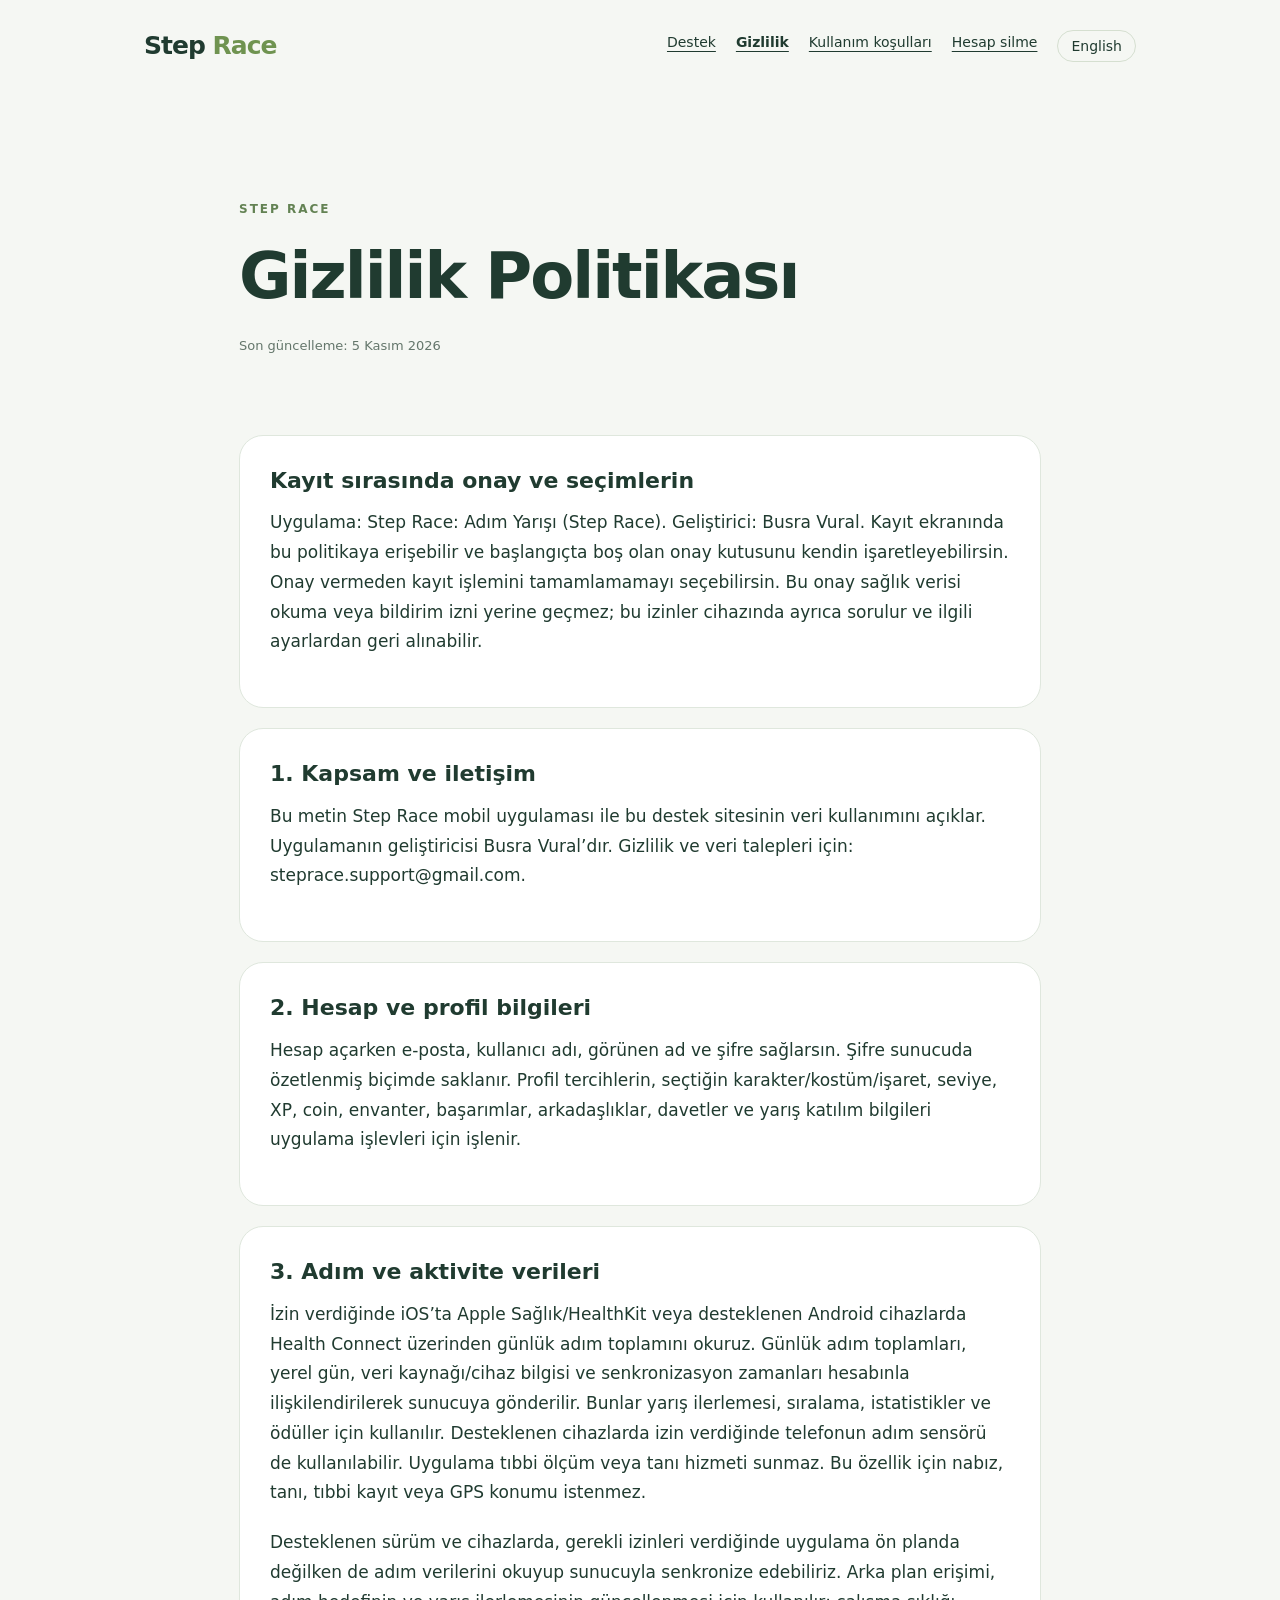
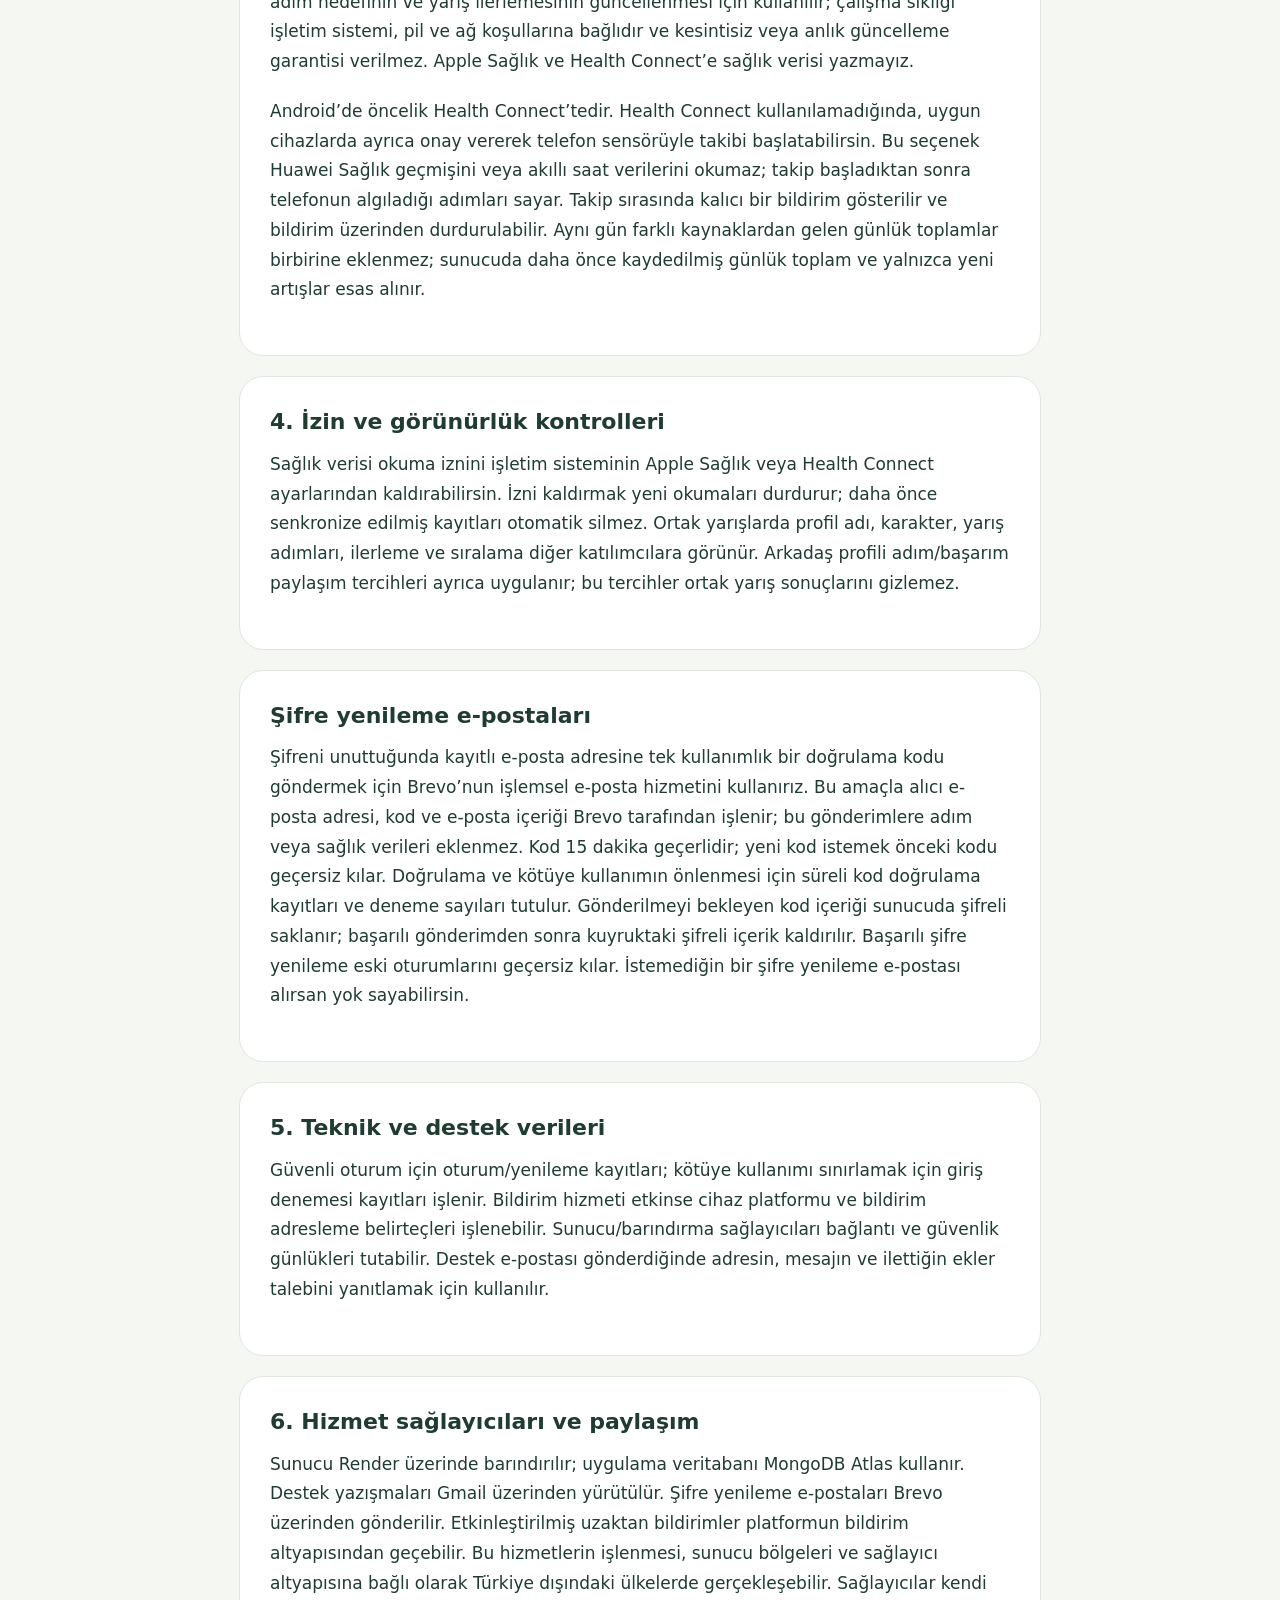
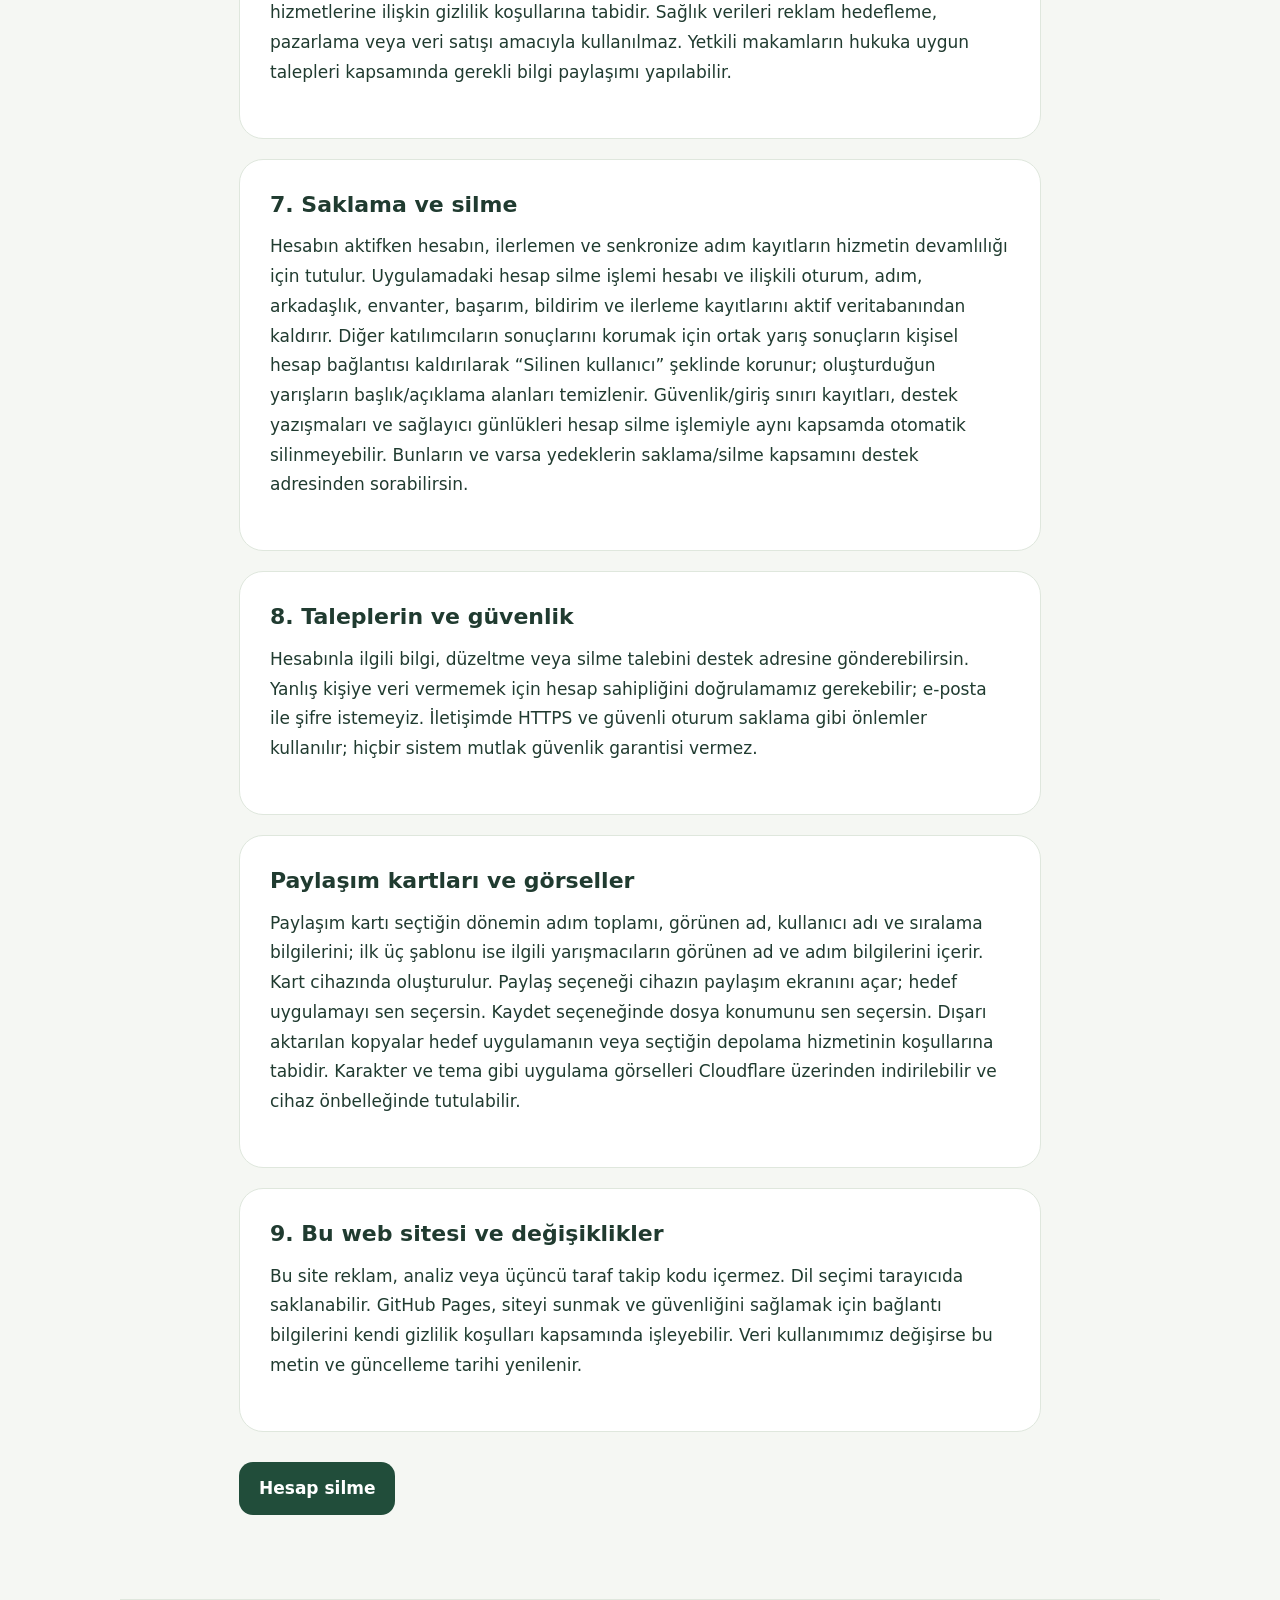
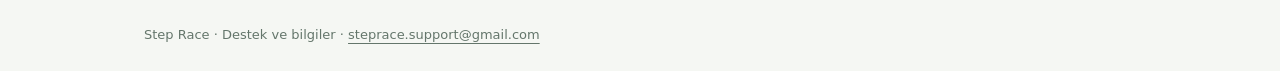
<file: tr/privacy.html>
<!doctype html><html lang="tr"><head><meta charset="utf-8"><meta name="viewport" content="width=device-width,initial-scale=1"><meta name="description" content="Step Race support, privacy, terms and account deletion / destek ve bilgiler"><title>Gizlilik · Step Race</title><link rel="stylesheet" href="../style.css"></head><body><header><a class="brand" href="index.html">Step <span>Race</span></a><nav aria-label="Menu"><a href="index.html">Destek</a><a href="privacy.html" aria-current="page">Gizlilik</a><a href="terms.html">Kullanım koşulları</a><a href="delete-account.html">Hesap silme</a><a class="lang" href="../en/privacy.html" lang="en">English</a></nav></header><main class="doc"><section class="hero"><span class="eyebrow">STEP RACE</span><h1>Gizlilik Politikası</h1><p class="meta">Son güncelleme: 5 Kasım 2026</p></section><article><h2>Kayıt sırasında onay ve seçimlerin</h2><p>Uygulama: Step Race: Adım Yarışı (Step Race). Geliştirici: Busra Vural. Kayıt ekranında bu politikaya erişebilir ve başlangıçta boş olan onay kutusunu kendin işaretleyebilirsin. Onay vermeden kayıt işlemini tamamlamamayı seçebilirsin. Bu onay sağlık verisi okuma veya bildirim izni yerine geçmez; bu izinler cihazında ayrıca sorulur ve ilgili ayarlardan geri alınabilir.</p></article><article><h2>1. Kapsam ve iletişim</h2><p>Bu metin Step Race mobil uygulaması ile bu destek sitesinin veri kullanımını açıklar. Uygulamanın geliştiricisi Busra Vural’dır. Gizlilik ve veri talepleri için: steprace.support@gmail.com.</p></article><article><h2>2. Hesap ve profil bilgileri</h2><p>Hesap açarken e-posta, kullanıcı adı, görünen ad ve şifre sağlarsın. Şifre sunucuda özetlenmiş biçimde saklanır. Profil tercihlerin, seçtiğin karakter/kostüm/işaret, seviye, XP, coin, envanter, başarımlar, arkadaşlıklar, davetler ve yarış katılım bilgileri uygulama işlevleri için işlenir.</p></article><article><h2>3. Adım ve aktivite verileri</h2><p>İzin verdiğinde iOS’ta Apple Sağlık/HealthKit veya desteklenen Android cihazlarda Health Connect üzerinden günlük adım toplamını okuruz. Günlük adım toplamları, yerel gün, veri kaynağı/cihaz bilgisi ve senkronizasyon zamanları hesabınla ilişkilendirilerek sunucuya gönderilir. Bunlar yarış ilerlemesi, sıralama, istatistikler ve ödüller için kullanılır. Desteklenen cihazlarda izin verdiğinde telefonun adım sensörü de kullanılabilir. Uygulama tıbbi ölçüm veya tanı hizmeti sunmaz. Bu özellik için nabız, tanı, tıbbi kayıt veya GPS konumu istenmez.</p><p>Desteklenen sürüm ve cihazlarda, gerekli izinleri verdiğinde uygulama ön planda değilken de adım verilerini okuyup sunucuyla senkronize edebiliriz. Arka plan erişimi, adım hedefinin ve yarış ilerlemesinin güncellenmesi için kullanılır; çalışma sıklığı işletim sistemi, pil ve ağ koşullarına bağlıdır ve kesintisiz veya anlık güncelleme garantisi verilmez. Apple Sağlık ve Health Connect’e sağlık verisi yazmayız.</p><p>Android’de öncelik Health Connect’tedir. Health Connect kullanılamadığında, uygun cihazlarda ayrıca onay vererek telefon sensörüyle takibi başlatabilirsin. Bu seçenek Huawei Sağlık geçmişini veya akıllı saat verilerini okumaz; takip başladıktan sonra telefonun algıladığı adımları sayar. Takip sırasında kalıcı bir bildirim gösterilir ve bildirim üzerinden durdurulabilir. Aynı gün farklı kaynaklardan gelen günlük toplamlar birbirine eklenmez; sunucuda daha önce kaydedilmiş günlük toplam ve yalnızca yeni artışlar esas alınır.</p></article><article><h2>4. İzin ve görünürlük kontrolleri</h2><p>Sağlık verisi okuma iznini işletim sisteminin Apple Sağlık veya Health Connect ayarlarından kaldırabilirsin. İzni kaldırmak yeni okumaları durdurur; daha önce senkronize edilmiş kayıtları otomatik silmez. Ortak yarışlarda profil adı, karakter, yarış adımları, ilerleme ve sıralama diğer katılımcılara görünür. Arkadaş profili adım/başarım paylaşım tercihleri ayrıca uygulanır; bu tercihler ortak yarış sonuçlarını gizlemez.</p></article><article><h2>Şifre yenileme e-postaları</h2><p>Şifreni unuttuğunda kayıtlı e-posta adresine tek kullanımlık bir doğrulama kodu göndermek için Brevo’nun işlemsel e-posta hizmetini kullanırız. Bu amaçla alıcı e-posta adresi, kod ve e-posta içeriği Brevo tarafından işlenir; bu gönderimlere adım veya sağlık verileri eklenmez. Kod 15 dakika geçerlidir; yeni kod istemek önceki kodu geçersiz kılar. Doğrulama ve kötüye kullanımın önlenmesi için süreli kod doğrulama kayıtları ve deneme sayıları tutulur. Gönderilmeyi bekleyen kod içeriği sunucuda şifreli saklanır; başarılı gönderimden sonra kuyruktaki şifreli içerik kaldırılır. Başarılı şifre yenileme eski oturumlarını geçersiz kılar. İstemediğin bir şifre yenileme e-postası alırsan yok sayabilirsin.</p></article><article><h2>5. Teknik ve destek verileri</h2><p>Güvenli oturum için oturum/yenileme kayıtları; kötüye kullanımı sınırlamak için giriş denemesi kayıtları işlenir. Bildirim hizmeti etkinse cihaz platformu ve bildirim adresleme belirteçleri işlenebilir. Sunucu/barındırma sağlayıcıları bağlantı ve güvenlik günlükleri tutabilir. Destek e-postası gönderdiğinde adresin, mesajın ve ilettiğin ekler talebini yanıtlamak için kullanılır.</p></article><article><h2>6. Hizmet sağlayıcıları ve paylaşım</h2><p>Sunucu Render üzerinde barındırılır; uygulama veritabanı MongoDB Atlas kullanır. Destek yazışmaları Gmail üzerinden yürütülür. Şifre yenileme e-postaları Brevo üzerinden gönderilir. Etkinleştirilmiş uzaktan bildirimler platformun bildirim altyapısından geçebilir. Bu hizmetlerin işlenmesi, sunucu bölgeleri ve sağlayıcı altyapısına bağlı olarak Türkiye dışındaki ülkelerde gerçekleşebilir. Sağlayıcılar kendi hizmetlerine ilişkin gizlilik koşullarına tabidir. Sağlık verileri reklam hedefleme, pazarlama veya veri satışı amacıyla kullanılmaz. Yetkili makamların hukuka uygun talepleri kapsamında gerekli bilgi paylaşımı yapılabilir.</p></article><article><h2>7. Saklama ve silme</h2><p>Hesabın aktifken hesabın, ilerlemen ve senkronize adım kayıtların hizmetin devamlılığı için tutulur. Uygulamadaki hesap silme işlemi hesabı ve ilişkili oturum, adım, arkadaşlık, envanter, başarım, bildirim ve ilerleme kayıtlarını aktif veritabanından kaldırır. Diğer katılımcıların sonuçlarını korumak için ortak yarış sonuçların kişisel hesap bağlantısı kaldırılarak “Silinen kullanıcı” şeklinde korunur; oluşturduğun yarışların başlık/açıklama alanları temizlenir. Güvenlik/giriş sınırı kayıtları, destek yazışmaları ve sağlayıcı günlükleri hesap silme işlemiyle aynı kapsamda otomatik silinmeyebilir. Bunların ve varsa yedeklerin saklama/silme kapsamını destek adresinden sorabilirsin.</p></article><article><h2>8. Taleplerin ve güvenlik</h2><p>Hesabınla ilgili bilgi, düzeltme veya silme talebini destek adresine gönderebilirsin. Yanlış kişiye veri vermemek için hesap sahipliğini doğrulamamız gerekebilir; e-posta ile şifre istemeyiz. İletişimde HTTPS ve güvenli oturum saklama gibi önlemler kullanılır; hiçbir sistem mutlak güvenlik garantisi vermez.</p></article><article><h2>Paylaşım kartları ve görseller</h2><p>Paylaşım kartı seçtiğin dönemin adım toplamı, görünen ad, kullanıcı adı ve sıralama bilgilerini; ilk üç şablonu ise ilgili yarışmacıların görünen ad ve adım bilgilerini içerir. Kart cihazında oluşturulur. Paylaş seçeneği cihazın paylaşım ekranını açar; hedef uygulamayı sen seçersin. Kaydet seçeneğinde dosya konumunu sen seçersin. Dışarı aktarılan kopyalar hedef uygulamanın veya seçtiğin depolama hizmetinin koşullarına tabidir. Karakter ve tema gibi uygulama görselleri Cloudflare üzerinden indirilebilir ve cihaz önbelleğinde tutulabilir.</p></article><article><h2>9. Bu web sitesi ve değişiklikler</h2><p>Bu site reklam, analiz veya üçüncü taraf takip kodu içermez. Dil seçimi tarayıcıda saklanabilir. GitHub Pages, siteyi sunmak ve güvenliğini sağlamak için bağlantı bilgilerini kendi gizlilik koşulları kapsamında işleyebilir. Veri kullanımımız değişirse bu metin ve güncelleme tarihi yenilenir.</p></article><a class="button" href="delete-account.html">Hesap silme</a></main><footer>Step Race · Destek ve bilgiler · <a href="mailto:steprace.support@gmail.com">steprace.support@gmail.com</a></footer></body></html>
</file>
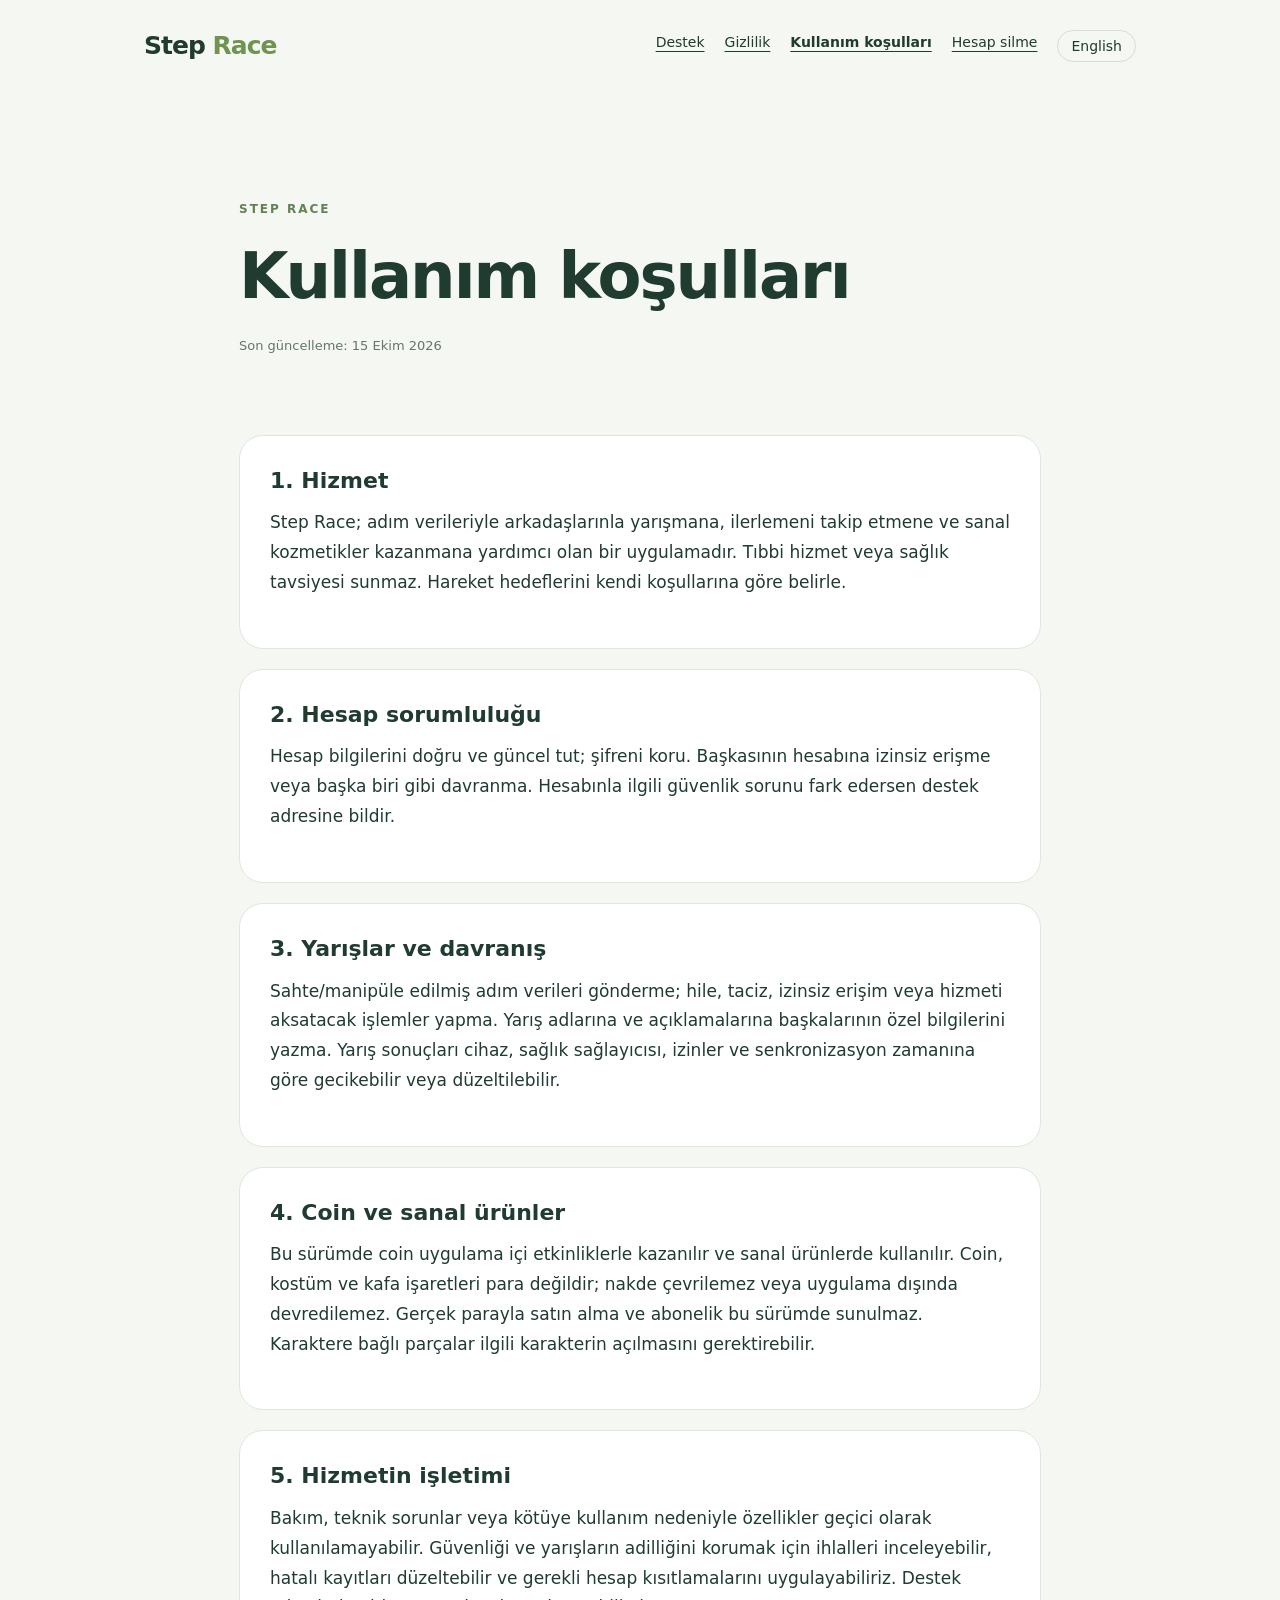
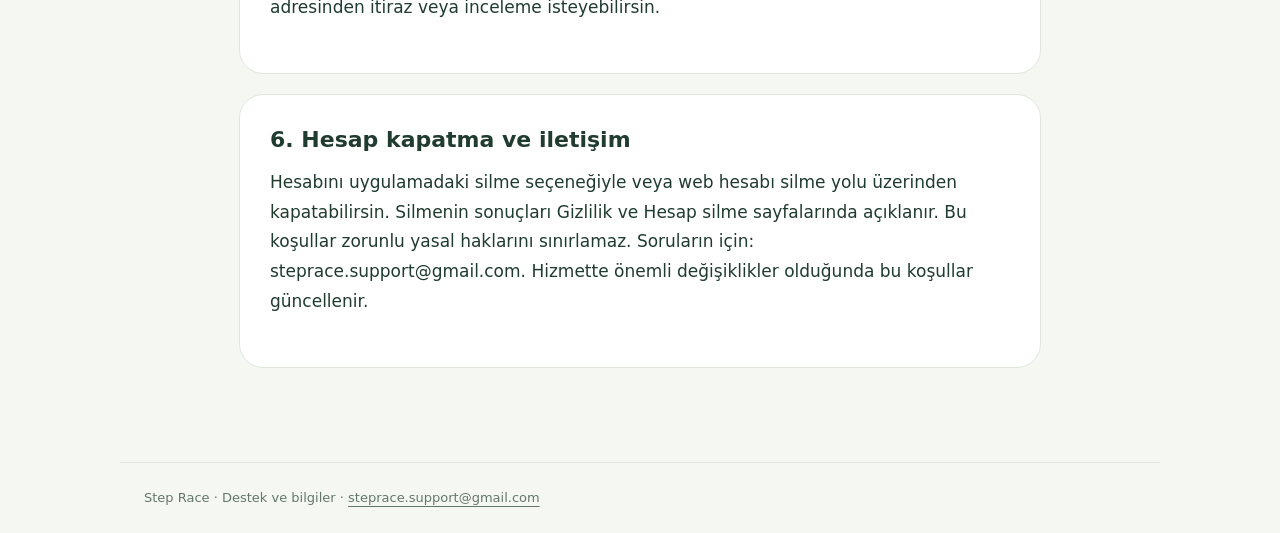
<file: tr/terms.html>
<!doctype html><html lang="tr"><head><meta charset="utf-8"><meta name="viewport" content="width=device-width,initial-scale=1"><meta name="description" content="Step Race support, privacy, terms and account deletion / destek ve bilgiler"><title>Kullanım koşulları · Step Race</title><link rel="stylesheet" href="../style.css"></head><body><header><a class="brand" href="index.html">Step <span>Race</span></a><nav aria-label="Menu"><a href="index.html">Destek</a><a href="privacy.html">Gizlilik</a><a href="terms.html" aria-current="page">Kullanım koşulları</a><a href="delete-account.html">Hesap silme</a><a class="lang" href="../en/terms.html" lang="en">English</a></nav></header><main class="doc"><section class="hero"><span class="eyebrow">STEP RACE</span><h1>Kullanım koşulları</h1><p class="meta">Son güncelleme: 15 Ekim 2026</p></section><article><h2>1. Hizmet</h2><p>Step Race; adım verileriyle arkadaşlarınla yarışmana, ilerlemeni takip etmene ve sanal kozmetikler kazanmana yardımcı olan bir uygulamadır. Tıbbi hizmet veya sağlık tavsiyesi sunmaz. Hareket hedeflerini kendi koşullarına göre belirle.</p></article><article><h2>2. Hesap sorumluluğu</h2><p>Hesap bilgilerini doğru ve güncel tut; şifreni koru. Başkasının hesabına izinsiz erişme veya başka biri gibi davranma. Hesabınla ilgili güvenlik sorunu fark edersen destek adresine bildir.</p></article><article><h2>3. Yarışlar ve davranış</h2><p>Sahte/manipüle edilmiş adım verileri gönderme; hile, taciz, izinsiz erişim veya hizmeti aksatacak işlemler yapma. Yarış adlarına ve açıklamalarına başkalarının özel bilgilerini yazma. Yarış sonuçları cihaz, sağlık sağlayıcısı, izinler ve senkronizasyon zamanına göre gecikebilir veya düzeltilebilir.</p></article><article><h2>4. Coin ve sanal ürünler</h2><p>Bu sürümde coin uygulama içi etkinliklerle kazanılır ve sanal ürünlerde kullanılır. Coin, kostüm ve kafa işaretleri para değildir; nakde çevrilemez veya uygulama dışında devredilemez. Gerçek parayla satın alma ve abonelik bu sürümde sunulmaz. Karaktere bağlı parçalar ilgili karakterin açılmasını gerektirebilir.</p></article><article><h2>5. Hizmetin işletimi</h2><p>Bakım, teknik sorunlar veya kötüye kullanım nedeniyle özellikler geçici olarak kullanılamayabilir. Güvenliği ve yarışların adilliğini korumak için ihlalleri inceleyebilir, hatalı kayıtları düzeltebilir ve gerekli hesap kısıtlamalarını uygulayabiliriz. Destek adresinden itiraz veya inceleme isteyebilirsin.</p></article><article><h2>6. Hesap kapatma ve iletişim</h2><p>Hesabını uygulamadaki silme seçeneğiyle veya web hesabı silme yolu üzerinden kapatabilirsin. Silmenin sonuçları Gizlilik ve Hesap silme sayfalarında açıklanır. Bu koşullar zorunlu yasal haklarını sınırlamaz. Soruların için: steprace.support@gmail.com. Hizmette önemli değişiklikler olduğunda bu koşullar güncellenir.</p></article></main><footer>Step Race · Destek ve bilgiler · <a href="mailto:steprace.support@gmail.com">steprace.support@gmail.com</a></footer></body></html>
</file>
<file: style.css>
*{box-sizing:border-box}body{margin:0;background:#f5f7f3;color:#203b30;font:17px/1.75 system-ui,-apple-system,sans-serif}a{color:inherit;text-underline-offset:4px}a:focus-visible{outline:3px solid #b28a24;outline-offset:5px}header,main,footer{max-width:1040px;margin:auto;padding:24px}header{display:flex;align-items:center;justify-content:space-between;gap:20px;flex-wrap:wrap}.brand{font-size:25px;font-weight:900;text-decoration:none;letter-spacing:-1px}.brand span{color:#6f9350}nav{display:flex;flex-wrap:wrap;gap:20px;font-size:14px}nav a[aria-current=page]{font-weight:800}h1{font-size:clamp(35px,6vw,64px);line-height:1.1;letter-spacing:-2px;margin:18px 0 24px;max-width:800px}h2{font-size:22px;line-height:1.4;margin:0 0 12px}p{margin:0 0 20px}section{margin:25px 0}.hero{padding:52px 0 32px;max-width:760px}.eyebrow{font-size:12px;font-weight:800;letter-spacing:2px;color:#638253}.intro{font-size:20px;color:#53685d}.cards{display:grid;grid-template-columns:repeat(2,1fr);gap:16px}.card,article{background:#fff;border:1px solid #dfe7dd;border-radius:24px;padding:30px}.card{text-decoration:none;display:block}.card:hover{background:#eef3e8}.card p{font-size:15px;color:#64766b;margin:0}.num{font-size:13px;color:#7b8b6e;display:block;margin-bottom:18px}.button{display:inline-block;background:#214d3a;color:white;border-radius:14px;padding:12px 20px;text-decoration:none;font-weight:700;margin:10px 10px 10px 0}.secondary{background:#e8eee1;color:#214d3a}.doc{max-width:850px}article{margin:20px 0}article p{white-space:pre-line}.meta,footer{font-size:13px;color:#64766b}footer{border-top:1px solid #dfe7dd;margin-top:50px}.lang{border:1px solid #d5dfd0;border-radius:20px;padding:3px 13px;text-decoration:none}@media(max-width:600px){header,main,footer{padding:20px}.hero{padding:30px 0}.cards{grid-template-columns:1fr}.card,article{padding:24px}nav{gap:12px;font-size:13px}}
</file>
